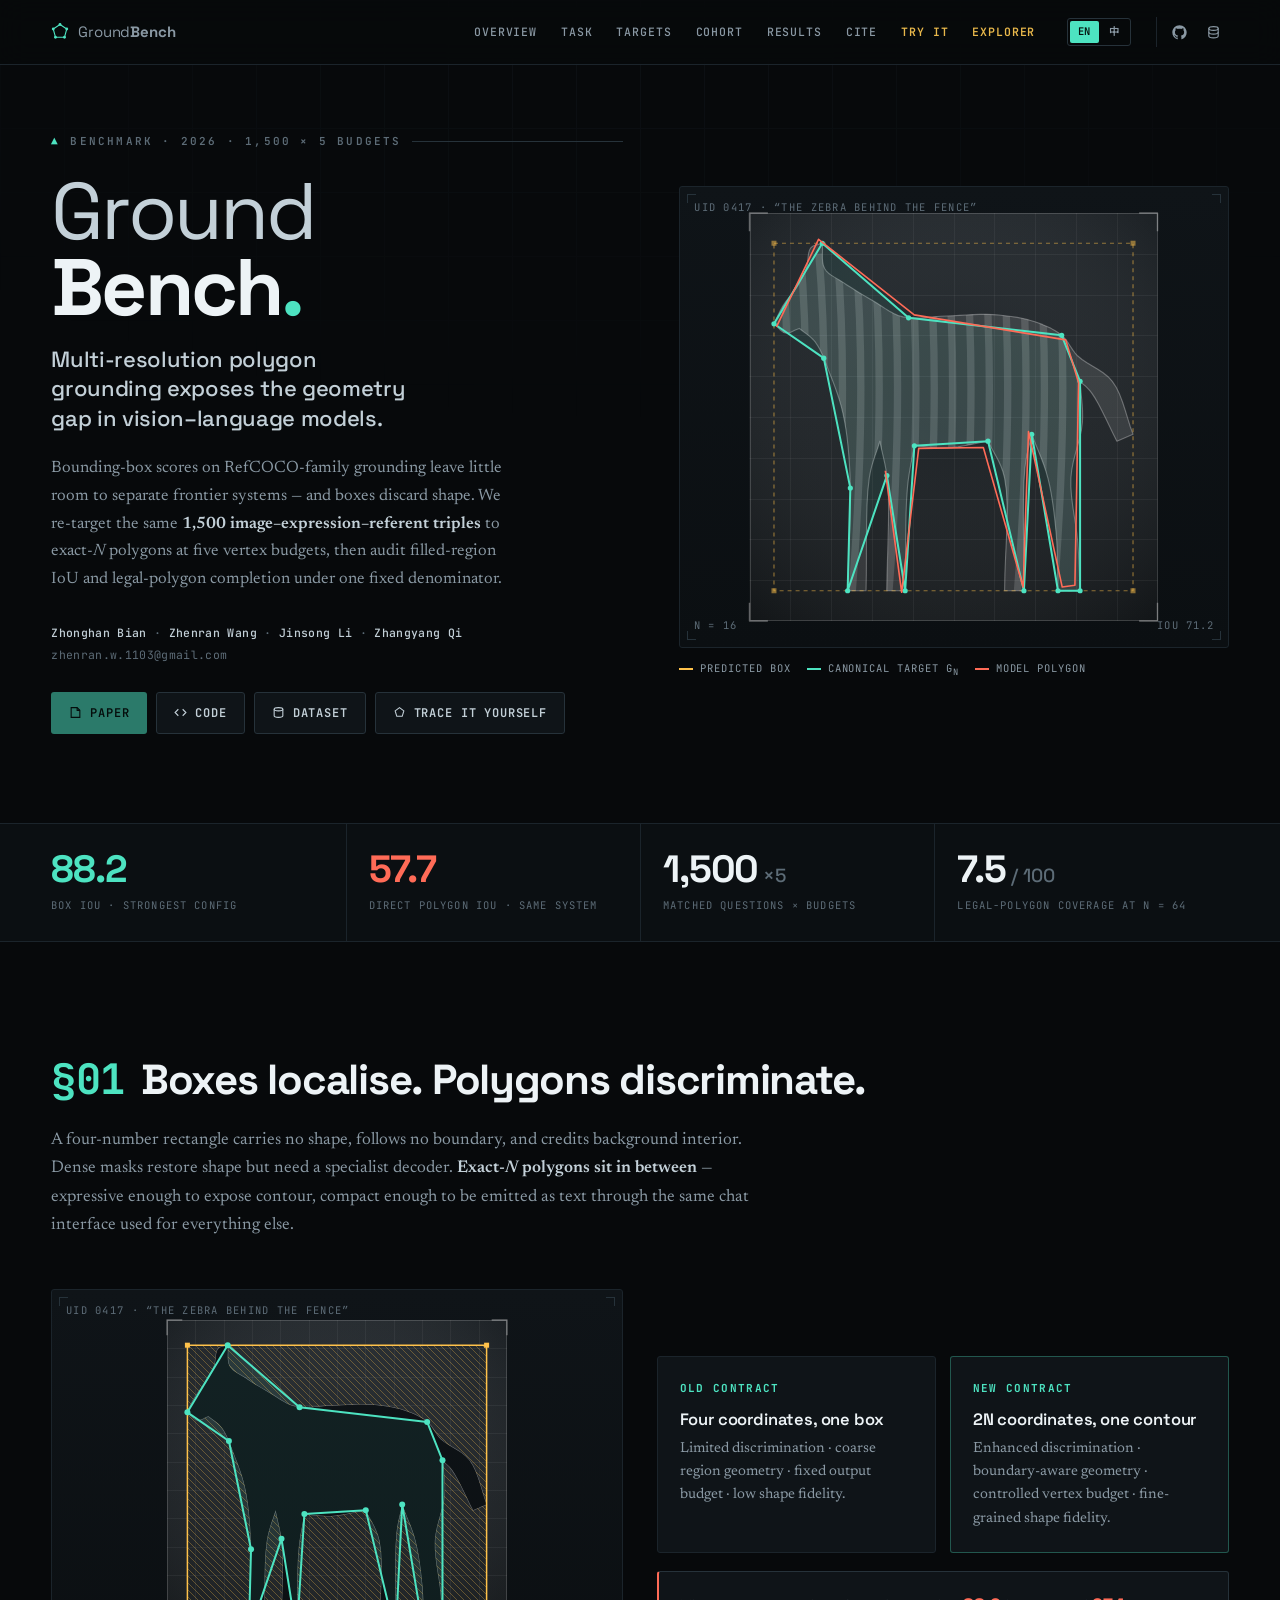
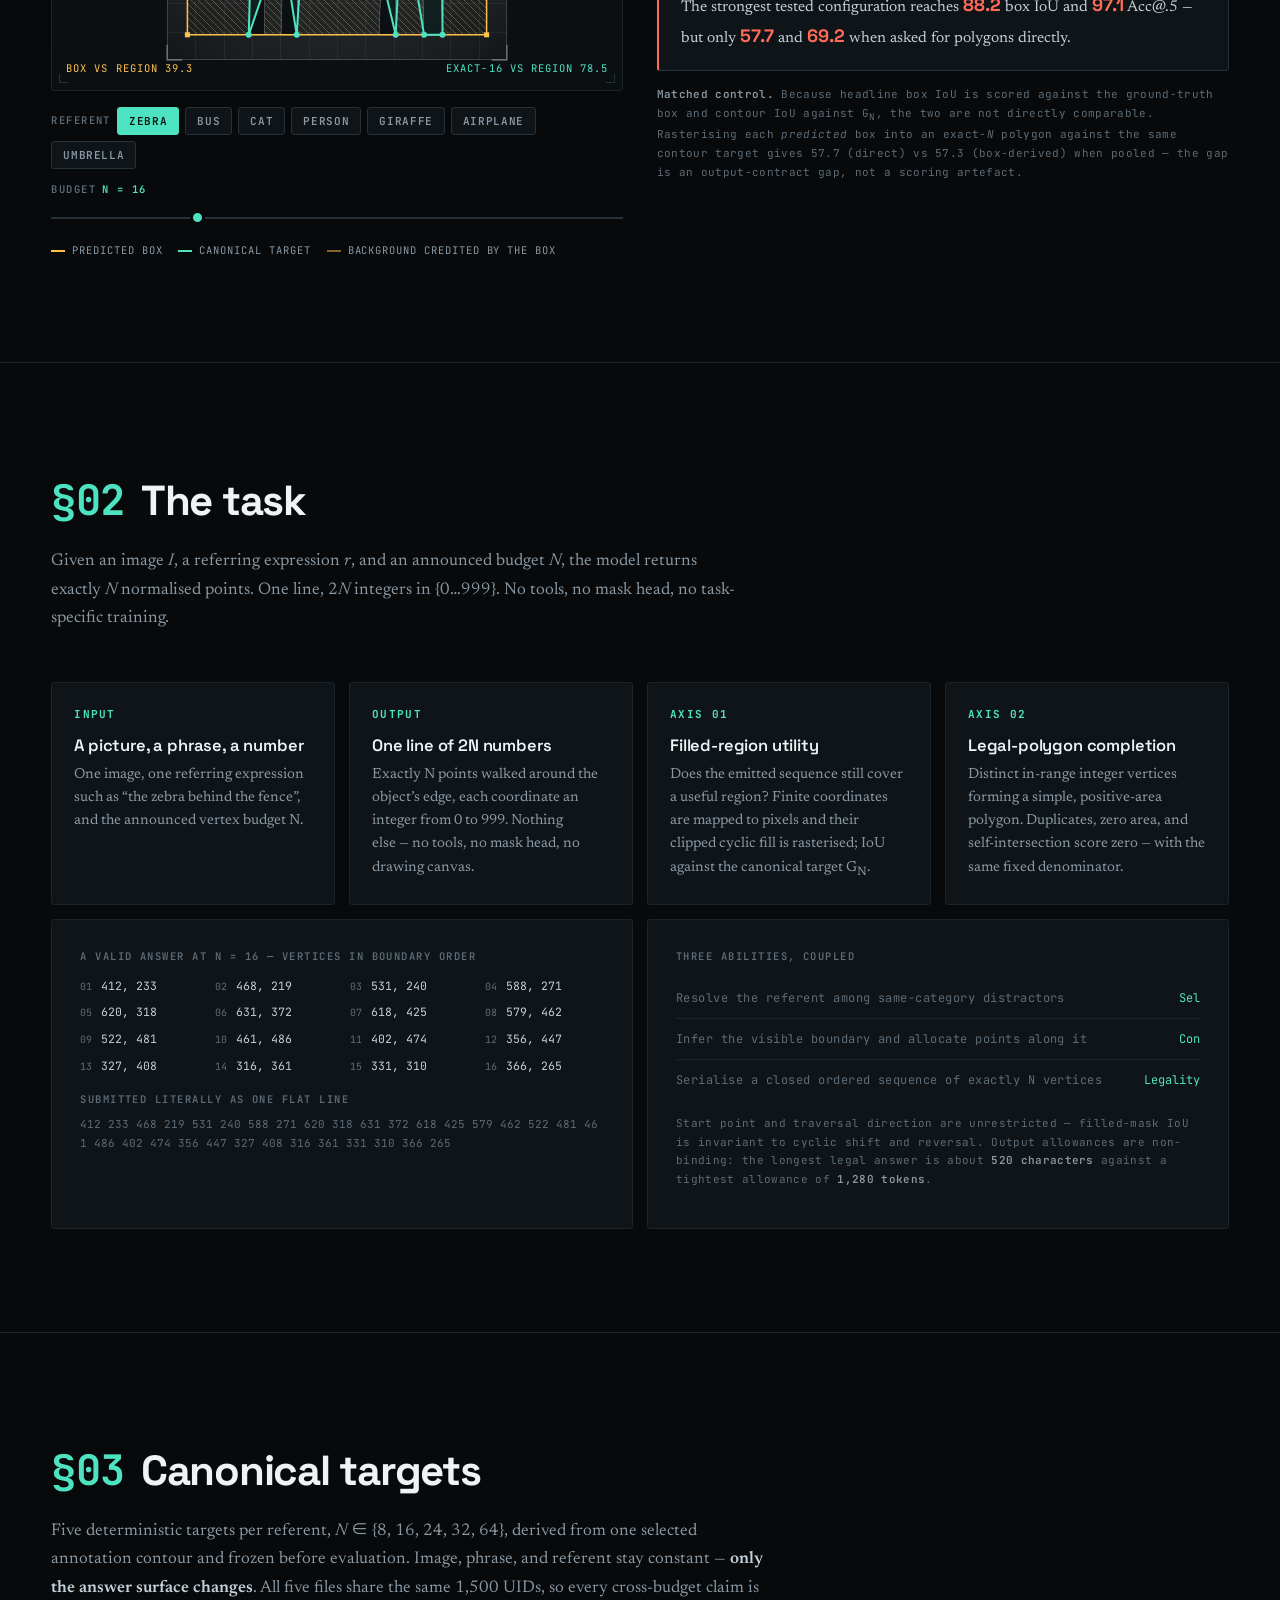
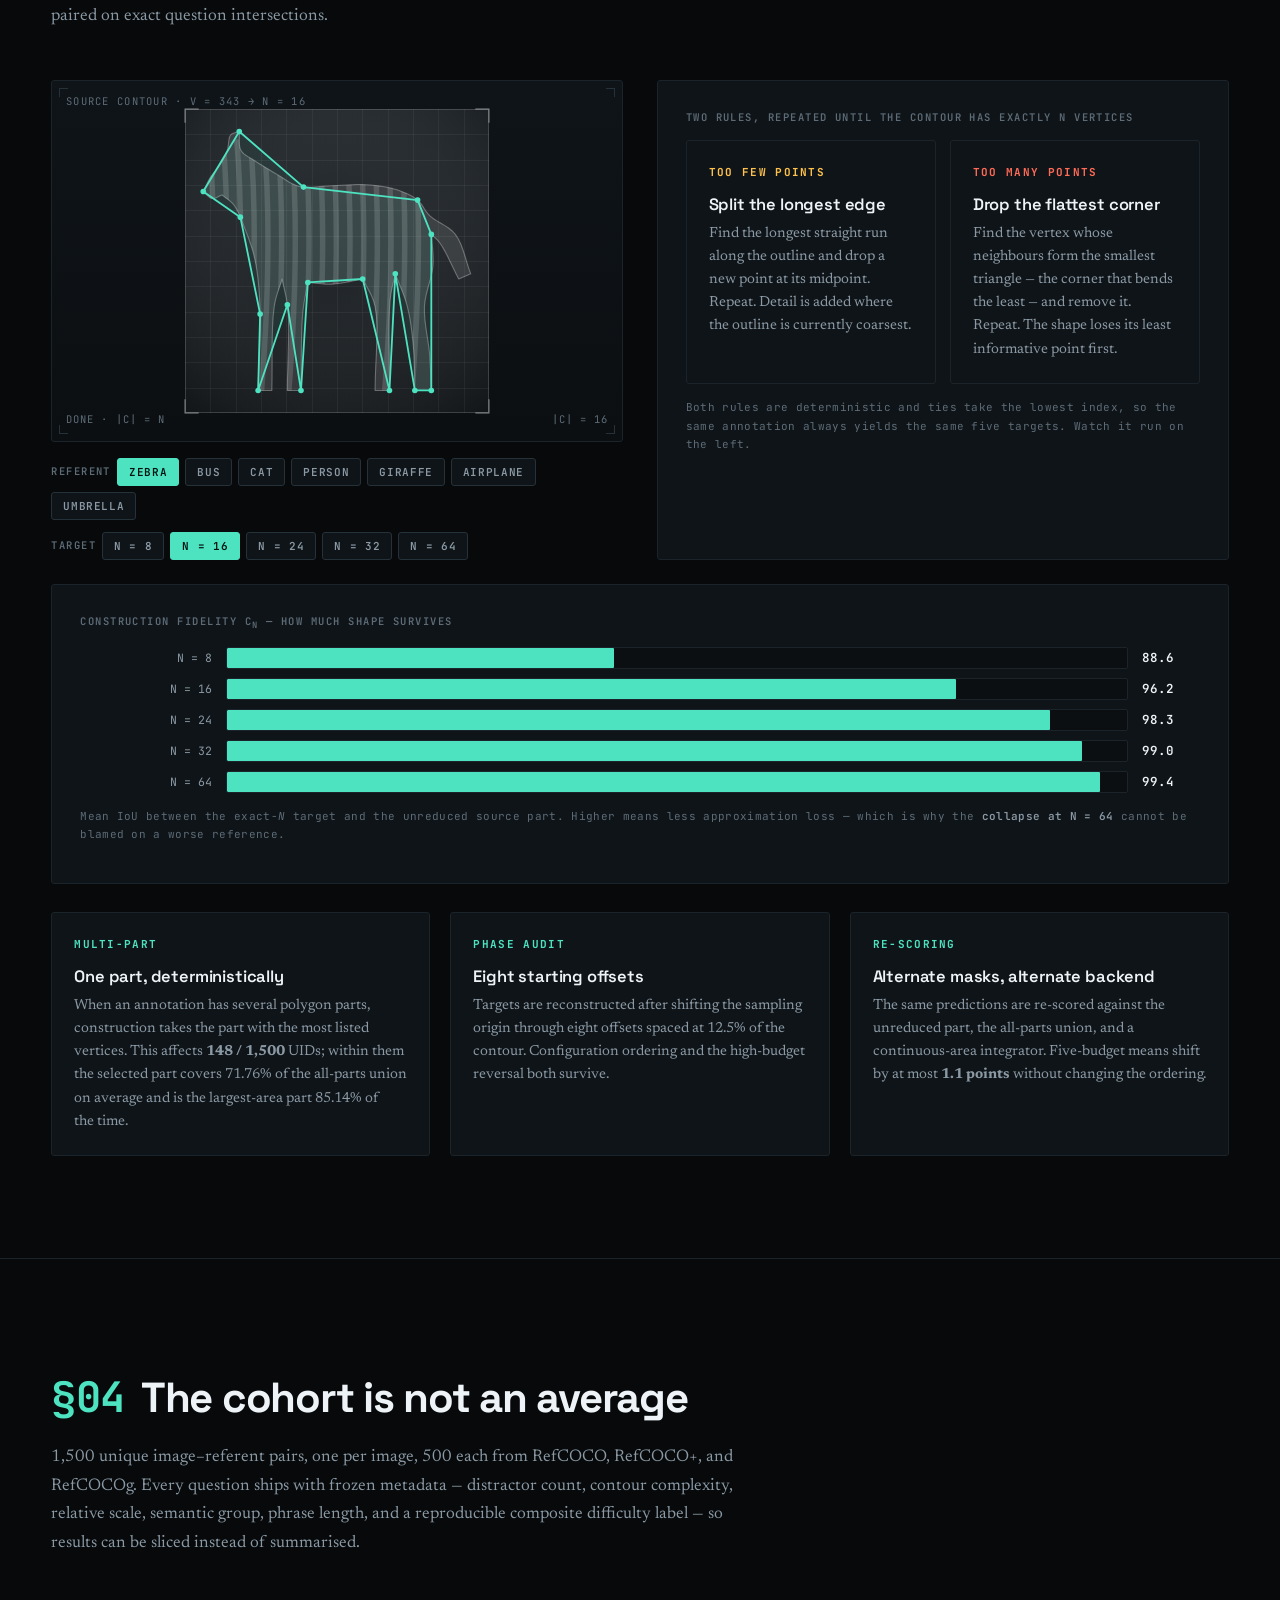
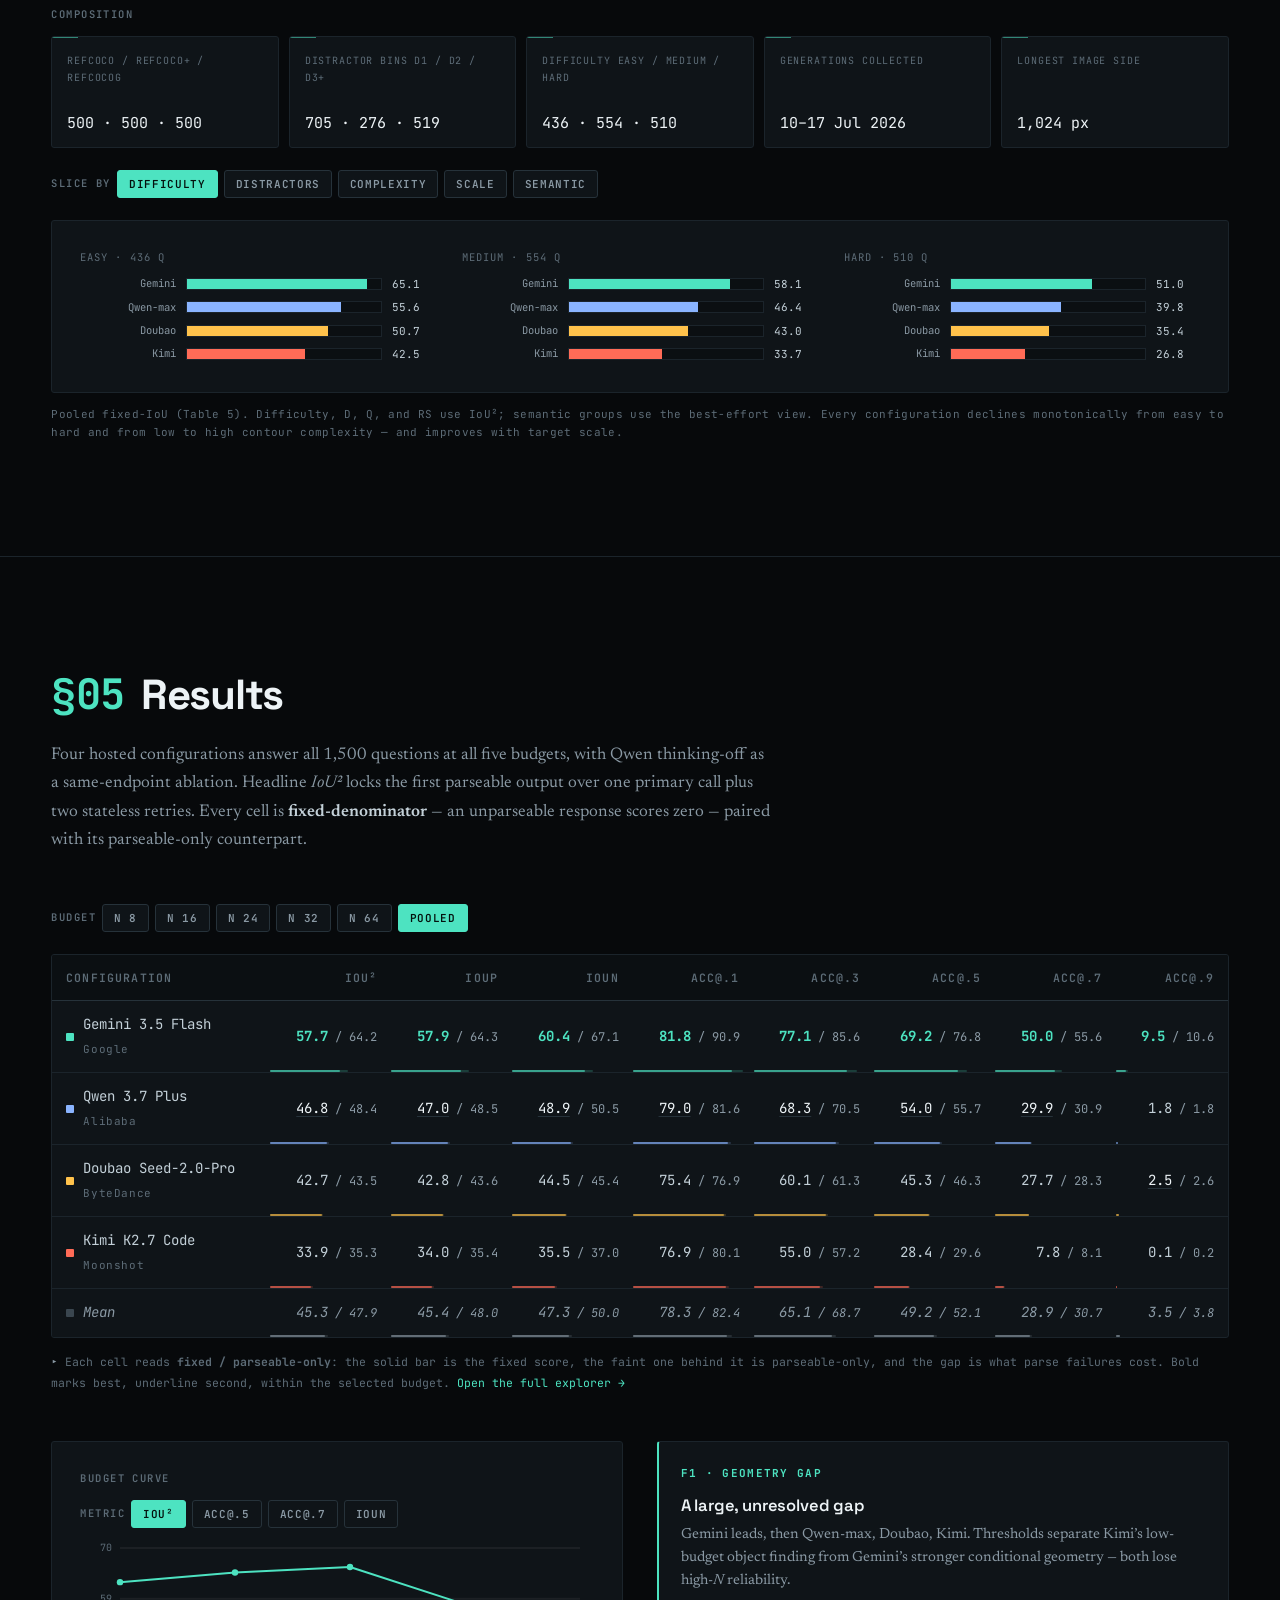
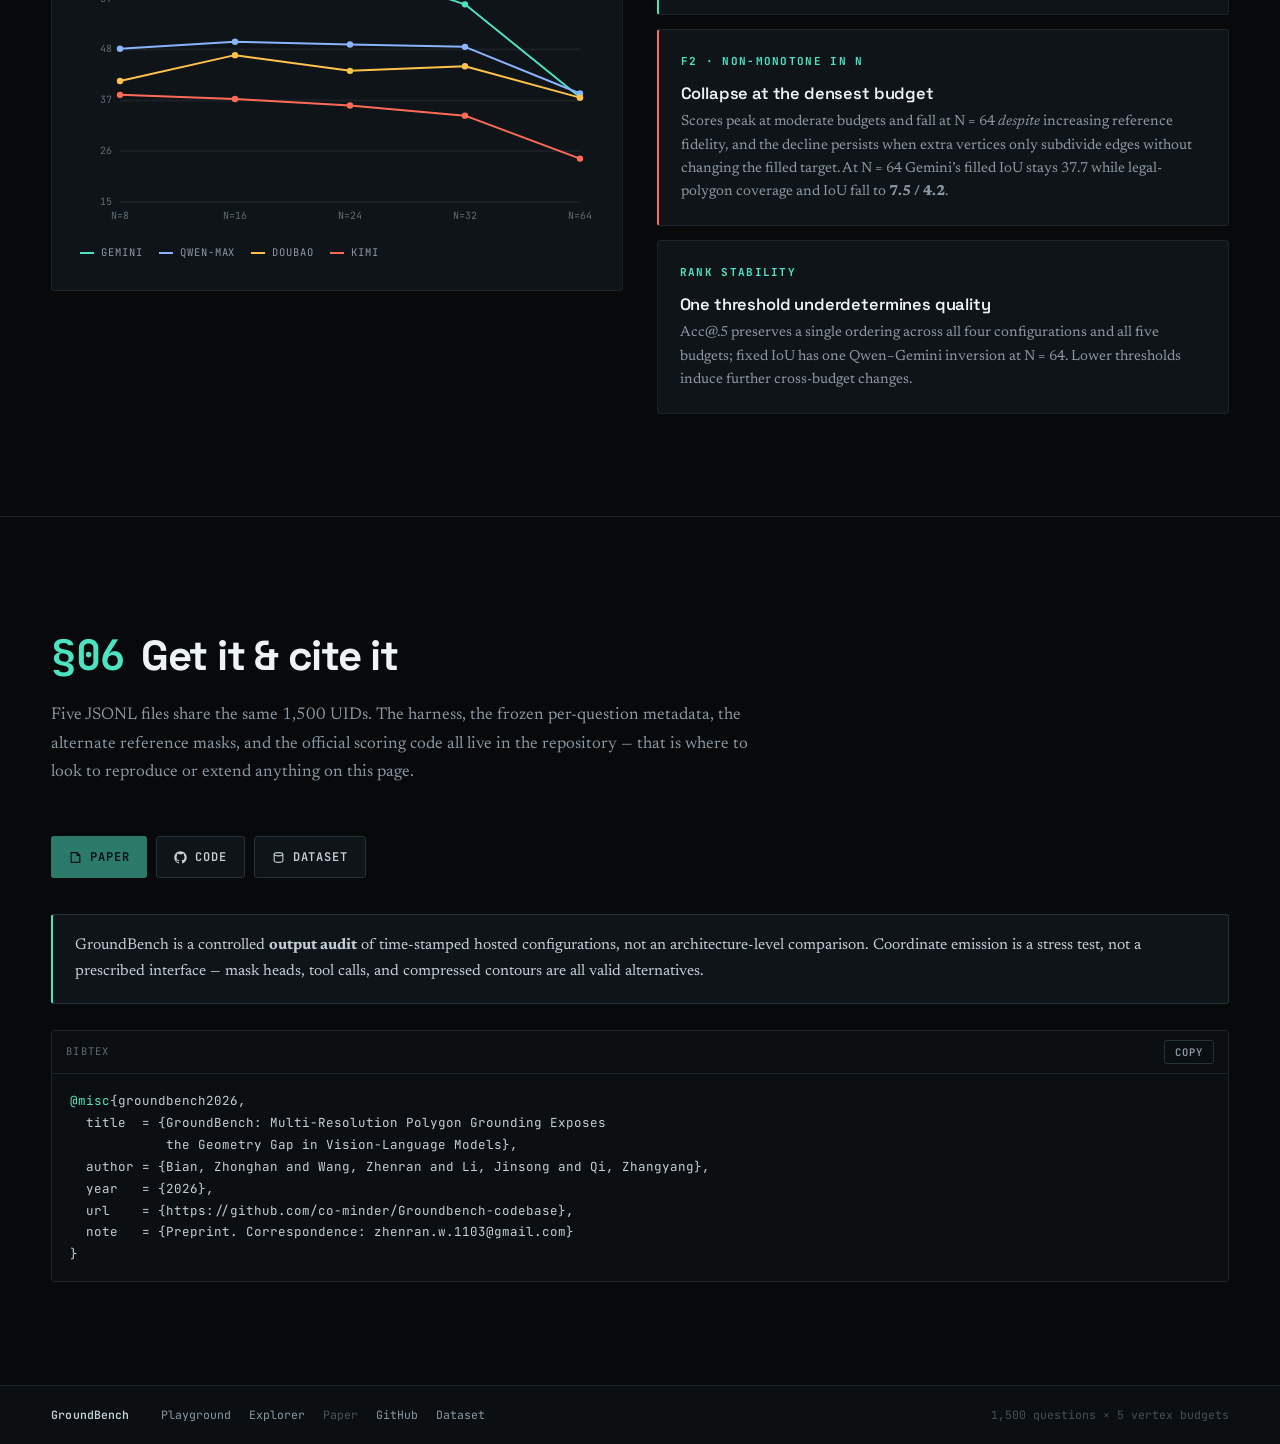
<file: index.html>
<!doctype html>
<html lang="en">
<head>
<meta charset="utf-8" />
<meta name="viewport" content="width=device-width, initial-scale=1" />
<title>GroundBench — Multi-Resolution Polygon Grounding</title>
<meta name="description" content="A matched benchmark that re-targets 1,500 RefCOCO-family grounding triples to exact-N polygons at five vertex budgets, exposing the geometry gap in vision–language models." />
<link rel="preconnect" href="https://fonts.googleapis.com" />
<link rel="preconnect" href="https://fonts.gstatic.com" crossorigin />
<link href="https://fonts.googleapis.com/css2?family=JetBrains+Mono:wght@400;500;600;700&family=Space+Grotesk:wght@400;500;600;700&family=Newsreader:ital,opsz,wght@0,6..72,300;0,6..72,400;0,6..72,600;1,6..72,400&family=Noto+Sans+SC:wght@300;400;500;700&display=swap" rel="stylesheet" />
<link rel="stylesheet" href="styles.css?v=gb2" />
</head>
<body>


<header class="nav">
  <div class="nav-in">
    <a class="brand" href="#top">
      <svg class="brand-glyph" viewBox="0 0 24 24" fill="none" aria-hidden="true"><polygon points="12,2 21,8 18,19 6,19 3,8" stroke="#4DE3C1" stroke-width="1.4" stroke-linejoin="round"/><circle cx="12" cy="2" r="1.9" fill="#4DE3C1"/><circle cx="21" cy="8" r="1.9" fill="#4DE3C1"/><circle cx="18" cy="19" r="1.9" fill="#4DE3C1"/><circle cx="6" cy="19" r="1.9" fill="#4DE3C1"/><circle cx="3" cy="8" r="1.9" fill="#4DE3C1"/></svg>
      <span class="wm"><span>Ground</span><b>Bench</b></span>
    </a>
    <button class="nav-burger" id="burger" aria-label="Menu">≡</button>
    <ul class="nav-links" id="navlinks">
      <li><a href="#gap" data-spy="gap" data-t="nav.gap">Overview</a></li>
      <li><a href="#task" data-spy="task" data-t="nav.task">Task</a></li>
      <li><a href="#targets" data-spy="targets" data-t="nav.targets">Targets</a></li>
      <li><a href="#cohort" data-spy="cohort" data-t="nav.cohort">Cohort</a></li>
      <li><a href="#results" data-spy="results" data-t="nav.results">Results</a></li>
      <li><a href="#cite" data-spy="cite" data-t="nav.cite">Cite</a></li>
      <li><a class="np" href="playground.html" data-t="nav.try">Try it</a></li>
      <li><a class="np" href="explorer.html" data-t="nav.explorer">Explorer</a></li>
    </ul>
    <div class="lang" role="group" aria-label="Language">
      <button type="button" class="lang-btn" data-lang="en">EN</button>
      <button type="button" class="lang-btn" data-lang="zh">中</button>
    </div>
    <div class="nav-icons">
      <a href="https://github.com/co-minder/Groundbench-codebase" target="_blank" rel="noopener" aria-label="Code"><svg viewBox="0 0 24 24" fill="currentColor"><path d="M12 .5C5.65.5.5 5.65.5 12c0 5.08 3.29 9.39 7.86 10.91.58.11.79-.25.79-.56v-2.16c-3.2.7-3.88-1.36-3.88-1.36-.52-1.33-1.28-1.69-1.28-1.69-1.05-.72.08-.7.08-.7 1.16.08 1.77 1.19 1.77 1.19 1.03 1.77 2.71 1.26 3.37.96.1-.75.4-1.26.73-1.55-2.55-.29-5.24-1.28-5.24-5.69 0-1.26.45-2.29 1.19-3.1-.12-.29-.52-1.46.11-3.05 0 0 .97-.31 3.18 1.18.92-.26 1.91-.39 2.89-.39.98 0 1.97.13 2.89.39 2.21-1.49 3.18-1.18 3.18-1.18.63 1.59.23 2.76.11 3.05.74.81 1.19 1.84 1.19 3.1 0 4.42-2.69 5.39-5.25 5.68.41.36.78 1.05.78 2.12v3.14c0 .31.21.67.8.56C20.21 21.38 23.5 17.08 23.5 12 23.5 5.65 18.35.5 12 .5z"/></svg></a>
      <a href="https://huggingface.co/datasets/Social-AI-2026/GroundBench" target="_blank" rel="noopener" aria-label="Dataset"><svg viewBox="0 0 24 24" fill="none" stroke="currentColor" stroke-width="1.8" stroke-linecap="round"><ellipse cx="12" cy="5.5" rx="7.5" ry="3"/><path d="M4.5 5.5v6c0 1.66 3.36 3 7.5 3s7.5-1.34 7.5-3v-6"/><path d="M4.5 11.5v6c0 1.66 3.36 3 7.5 3s7.5-1.34 7.5-3v-6"/></svg></a>
    </div>
  </div>
</header>

<main id="top">

<!-- ================================ HERO ================================= -->
<section class="hero">
  <div class="wrap hero-grid">
    <div>
      <div class="eyebrow"><span class="tick">▲</span> <span data-t="hero.eyebrow">Benchmark · 2026 · 1,500 × 5 budgets</span></div>
      <h1><span class="l1">Ground</span><span class="l2">Bench<em>.</em></span></h1>
      <p class="hero-sub" data-t="hero.sub">Multi-resolution polygon grounding exposes the geometry gap in vision–language models.</p>
      <p class="hero-lede" data-th="hero.lede">Bounding-box scores on RefCOCO-family grounding leave little room to separate frontier systems — and boxes discard shape. We re-target the same <strong>1,500 image–expression–referent triples</strong> to exact-<em>N</em> polygons at five vertex budgets, then audit filled-region IoU and legal-polygon completion under one fixed denominator.</p>
      <p class="authors"><b>Zhonghan Bian</b> · <b>Zhenran Wang</b> · <b>Jinsong Li</b> · <b>Zhangyang Qi</b><br />zhenran.w.1103@gmail.com</p>
      <div class="btnrow">
        <span class="btn hi off" aria-disabled="true"><svg viewBox="0 0 24 24" fill="none" stroke="currentColor" stroke-width="2"><path d="M4 3h11l5 5v13H4z"/><path d="M15 3v5h5"/></svg> <span data-t="btn.paper">Paper</span></span>
        <a class="btn" href="https://github.com/co-minder/Groundbench-codebase" target="_blank" rel="noopener"><svg viewBox="0 0 24 24" fill="none" stroke="currentColor" stroke-width="2"><path d="M8 6 2 12l6 6M16 6l6 6-6 6"/></svg> <span data-t="btn.code">Code</span></a>
        <a class="btn" href="https://huggingface.co/datasets/Social-AI-2026/GroundBench" target="_blank" rel="noopener"><svg viewBox="0 0 24 24" fill="none" stroke="currentColor" stroke-width="2"><ellipse cx="12" cy="6" rx="8" ry="3"/><path d="M4 6v12c0 1.7 3.6 3 8 3s8-1.3 8-3V6"/></svg> <span data-t="btn.data">Dataset</span></a>
        <a class="btn" href="playground.html"><svg viewBox="0 0 24 24" fill="none" stroke="currentColor" stroke-width="2"><polygon points="12,3 20,9 17,19 7,19 4,9"/></svg> <span data-t="btn.trace">Trace it yourself</span></a>
      </div>
    </div>
    <div>
      <div class="stage">
        <canvas id="hero-canvas" height="460"></canvas>
        <span class="corner tl"></span><span class="corner tr"></span><span class="corner bl"></span><span class="corner br"></span>
        <div class="stage-tag" id="hero-tag">uid 0417 · “the zebra behind the fence”</div>
        <div class="stage-hud"><span id="hero-n">N = 8</span><span id="hero-iou">IoU —</span></div>
      </div>
      <div class="legend">
        <span><i style="border-color:#FFC24B"></i><span data-t="lg.box">Predicted box</span></span>
        <span><i style="border-color:#4DE3C1"></i><span data-th="lg.target">Canonical target G<sub>N</sub></span></span>
        <span><i style="border-color:#FF6B57"></i><span data-t="lg.pred">Model polygon</span></span>
      </div>
    </div>
  </div>
</section>

<div class="statbar">
  <div class="statbar-in">
    <div class="stat hi"><div class="v">88.2</div><div class="k" data-t="stat.1">Box IoU · strongest config</div></div>
    <div class="stat lo"><div class="v">57.7</div><div class="k" data-t="stat.2">Direct polygon IoU · same system</div></div>
    <div class="stat"><div class="v">1,500<small> ×5</small></div><div class="k" data-t="stat.3">Matched questions × budgets</div></div>
    <div class="stat"><div class="v">7.5<small> / 100</small></div><div class="k" data-t="stat.4">Legal-polygon coverage at N = 64</div></div>
  </div>
</div>

<!-- ================================ GAP ================================== -->
<section class="blk" id="gap">
  <div class="wrap">
    <div class="shead"><span class="snum">§01</span><h2 data-t="s1.title">Boxes localise. Polygons discriminate.</h2></div>
    <p class="sdek" data-th="s1.dek">A four-number rectangle carries no shape, follows no boundary, and credits background interior. Dense masks restore shape but need a specialist decoder. <strong>Exact-<em>N</em> polygons sit in between</strong> — expressive enough to expose contour, compact enough to be emitted as text through the same chat interface used for everything else.</p>

    <div class="figrow">
      <div>
        <div class="stage">
          <canvas id="gap-canvas" height="400"></canvas>
          <span class="corner tl"></span><span class="corner tr"></span><span class="corner bl"></span><span class="corner br"></span>
          <div class="stage-tag" id="gap-tag">uid 0417 · “the zebra behind the fence”</div>
          <div class="stage-hud"><span id="gap-box" style="color:var(--box)">Box vs region</span><span id="gap-poly" style="color:var(--ref)">Exact-N vs region</span></div>
        </div>
        <div class="chiprow" style="margin-top:16px;margin-bottom:0">
          <div class="chipset" id="gap-shape"><span class="lbl" data-t="ui.referent">Referent</span></div>
        </div>
        <div class="chiprow" style="margin-top:12px;margin-bottom:0">
          <div class="chipset"><span class="lbl" data-t="ui.budget">Budget</span><span id="gap-nval" class="lbl" style="color:var(--ref)">N = 16</span></div>
        </div>
        <input class="slider" id="gap-slider" type="range" min="0" max="4" step="1" value="1" aria-label="Vertex budget" />
        <div class="legend">
          <span><i style="border-color:#FFC24B"></i><span data-t="lg.box">Predicted box</span></span>
          <span><i style="border-color:#4DE3C1"></i><span data-t="lg.target2">Canonical target</span></span>
          <span><i style="border-color:rgba(255,194,75,.5)"></i><span data-t="lg.hatch">Background credited by the box</span></span>
        </div>
      </div>
      <div>
        <div class="grid2" style="gap:14px">
          <div class="fcard"><span class="n" data-t="s1.c1.k">OLD CONTRACT</span><h4 data-t="s1.c1.h">Four coordinates, one box</h4><p data-t="s1.c1.b">Limited discrimination · coarse region geometry · fixed output budget · low shape fidelity.</p></div>
          <div class="fcard" style="border-color:rgba(77,227,193,.32)"><span class="n" data-t="s1.c2.k">NEW CONTRACT</span><h4 data-t="s1.c2.h">2N coordinates, one contour</h4><p data-t="s1.c2.b">Enhanced discrimination · boundary-aware geometry · controlled vertex budget · fine-grained shape fidelity.</p></div>
        </div>
        <div class="callout warn" style="margin-top:18px" data-th="s1.callout">The strongest tested configuration reaches <span class="big">88.2</span> box IoU and <span class="big">97.1</span> Acc@.5 — but only <span class="big">57.7</span> and <span class="big">69.2</span> when asked for polygons directly.</div>
        <p class="figcap" style="margin-top:14px" data-th="s1.cap"><b>Matched control.</b> Because headline box IoU is scored against the ground-truth box and contour IoU against G<sub>N</sub>, the two are not directly comparable. Rasterising each <em>predicted</em> box into an exact-<em>N</em> polygon against the same contour target gives 57.7 (direct) vs 57.3 (box-derived) when pooled — the gap is an output-contract gap, not a scoring artefact.</p>
      </div>
    </div>
  </div>
</section>

<!-- ================================ TASK ================================= -->
<section class="blk" id="task">
  <div class="wrap">
    <div class="shead"><span class="snum">§02</span><h2 data-t="s2.title">The task</h2></div>
    <p class="sdek" data-th="s2.dek">Given an image <em>I</em>, a referring expression <em>r</em>, and an announced budget <em>N</em>, the model returns exactly <em>N</em> normalised points. One line, 2<em>N</em> integers in {0…999}. No tools, no mask head, no task-specific training.</p>

    <div class="s2row">
      <div class="fcard"><span class="n" data-t="s2.in.k">INPUT</span><h4 data-t="s2.in.h">A picture, a phrase, a number</h4><p data-t="s2.in.b">One image, one referring expression such as “the zebra behind the fence”, and the announced vertex budget N.</p></div>
      <div class="fcard"><span class="n" data-t="s2.out.k">OUTPUT</span><h4 data-t="s2.out.h">One line of 2N numbers</h4><p data-t="s2.out.b">Exactly N points walked around the object’s edge, each coordinate an integer from 0 to 999. Nothing else — no tools, no mask head, no drawing canvas.</p></div>
      <div class="panel panel-pad">
        <div class="lbl" style="margin-bottom:10px" data-t="s2.sample">A valid answer at N = 16 — vertices in boundary order</div>
        <div class="ptgrid"><span><i>01</i>412, 233</span><span><i>02</i>468, 219</span><span><i>03</i>531, 240</span><span><i>04</i>588, 271</span><span><i>05</i>620, 318</span><span><i>06</i>631, 372</span><span><i>07</i>618, 425</span><span><i>08</i>579, 462</span><span><i>09</i>522, 481</span><span><i>10</i>461, 486</span><span><i>11</i>402, 474</span><span><i>12</i>356, 447</span><span><i>13</i>327, 408</span><span><i>14</i>316, 361</span><span><i>15</i>331, 310</span><span><i>16</i>366, 265</span></div>
        <div class="lbl" style="margin:15px 0 7px" data-t="s2.sample.raw">submitted literally as one flat line</div>
        <div class="rawline">412 233 468 219 531 240 588 271 620 318 631 372 618 425 579 462 522 481 461 486 402 474 356 447 327 408 316 361 331 310 366 265</div>
      </div>
      <div class="fcard"><span class="n" data-t="s2.a1.k">AXIS 01</span><h4 data-t="s2.a1.h">Filled-region utility</h4><p data-th="s2.a1.b">Does the emitted sequence still cover a useful region? Finite coordinates are mapped to pixels and their clipped cyclic fill is rasterised; IoU against the canonical target G<sub>N</sub>.</p></div>
      <div class="fcard"><span class="n" data-t="s2.a2.k">AXIS 02</span><h4 data-t="s2.a2.h">Legal-polygon completion</h4><p data-t="s2.a2.b">Distinct in-range integer vertices forming a simple, positive-area polygon. Duplicates, zero area, and self-intersection score zero — with the same fixed denominator.</p></div>
      <div class="panel panel-pad">
        <div class="lbl" style="margin-bottom:12px" data-t="s2.three">Three abilities, coupled</div>
        <div class="kvs">
          <div class="kv"><span class="k" data-t="s2.k1">Resolve the referent among same-category distractors</span><span class="v" style="color:var(--ref)">Sel</span></div>
          <div class="kv"><span class="k" data-t="s2.k2">Infer the visible boundary and allocate points along it</span><span class="v" style="color:var(--ref)">Con</span></div>
          <div class="kv"><span class="k" data-t="s2.k3">Serialise a closed ordered sequence of exactly N vertices</span><span class="v" style="color:var(--ref)">Legality</span></div>
        </div>
        <p class="figcap" style="margin-top:14px" data-th="s2.cap">Start point and traversal direction are unrestricted — filled-mask IoU is invariant to cyclic shift and reversal. Output allowances are non-binding: the longest legal answer is about <b>520 characters</b> against a tightest allowance of <b>1,280 tokens</b>.</p>
      </div>
    </div>
  </div>
</section>

<!-- =============================== TARGETS =============================== -->
<section class="blk" id="targets">
  <div class="wrap">
    <div class="shead"><span class="snum">§03</span><h2 data-t="s3.title">Canonical targets</h2></div>
    <p class="sdek" data-th="s3.dek">Five deterministic targets per referent, <em>N</em> ∈ {8, 16, 24, 32, 64}, derived from one selected annotation contour and frozen before evaluation. Image, phrase, and referent stay constant — <strong>only the answer surface changes</strong>. All five files share the same 1,500 UIDs, so every cross-budget claim is paired on exact question intersections.</p>

    <div class="figrow even">
      <div>
        <div class="stage">
          <canvas id="algo-canvas" height="360"></canvas>
          <span class="corner tl"></span><span class="corner tr"></span><span class="corner bl"></span><span class="corner br"></span>
          <div class="stage-tag" id="algo-tag">Source contour</div>
          <div class="stage-hud"><span id="algo-op">—</span><span id="algo-count">|C| = 41</span></div>
        </div>
        <div class="chiprow" style="margin-top:16px;margin-bottom:0">
          <div class="chipset" id="algo-shape"><span class="lbl" data-t="ui.referent">Referent</span></div>
        </div>
        <div class="chiprow" style="margin-top:12px;margin-bottom:0">
          <div class="chipset" id="algo-chips"><span class="lbl" data-t="ui.target">Target</span></div>
        </div>
      </div>
      <div class="panel panel-pad">
        <div class="lbl" style="margin-bottom:14px" data-t="s3.rules">Two rules, repeated until the contour has exactly N vertices</div>
        <div class="grid2" style="gap:14px">
          <div class="fcard"><span class="n" style="color:var(--box)" data-t="s3.r1.k">TOO FEW POINTS</span><h4 data-t="s3.r1.h">Split the longest edge</h4><p data-t="s3.r1.b">Find the longest straight run along the outline and drop a new point at its midpoint. Repeat. Detail is added where the outline is currently coarsest.</p></div>
          <div class="fcard"><span class="n" style="color:var(--pred)" data-t="s3.r2.k">TOO MANY POINTS</span><h4 data-t="s3.r2.h">Drop the flattest corner</h4><p data-t="s3.r2.b">Find the vertex whose neighbours form the smallest triangle — the corner that bends the least — and remove it. Repeat. The shape loses its least informative point first.</p></div>
        </div>
        <p class="figcap" style="margin-top:14px" data-t="s3.rules.cap">Both rules are deterministic and ties take the lowest index, so the same annotation always yields the same five targets. Watch it run on the left.</p>
      </div>
    </div>

    <div class="panel panel-pad" style="margin-top:clamp(16px,2.2vw,24px)">
      <div class="lbl" style="margin-bottom:14px" data-th="s3.fid">Construction fidelity C<sub>N</sub> — how much shape survives</div>
      <div class="bars" id="fidelity-bars"></div>
      <p class="figcap" style="margin-top:14px" data-th="s3.fid.cap">Mean IoU between the exact-<em>N</em> target and the unreduced source part. Higher means less approximation loss — which is why the <b>collapse at N = 64</b> cannot be blamed on a worse reference.</p>
    </div>

    <div class="grid3" style="margin-top:clamp(18px,2.4vw,28px)">
      <div class="fcard"><span class="n" data-t="s3.c1.k">MULTI-PART</span><h4 data-t="s3.c1.h">One part, deterministically</h4><p data-th="s3.c1.b">When an annotation has several polygon parts, construction takes the part with the most listed vertices. This affects <b>148 / 1,500</b> UIDs; within them the selected part covers 71.76% of the all-parts union on average and is the largest-area part 85.14% of the time.</p></div>
      <div class="fcard"><span class="n" data-t="s3.c2.k">PHASE AUDIT</span><h4 data-t="s3.c2.h">Eight starting offsets</h4><p data-t="s3.c2.b">Targets are reconstructed after shifting the sampling origin through eight offsets spaced at 12.5% of the contour. Configuration ordering and the high-budget reversal both survive.</p></div>
      <div class="fcard"><span class="n" data-t="s3.c3.k">RE-SCORING</span><h4 data-t="s3.c3.h">Alternate masks, alternate backend</h4><p data-th="s3.c3.b">The same predictions are re-scored against the unreduced part, the all-parts union, and a continuous-area integrator. Five-budget means shift by at most <b>1.1 points</b> without changing the ordering.</p></div>
    </div>
  </div>
</section>

<!-- =============================== COHORT ================================ -->
<section class="blk" id="cohort">
  <div class="wrap">
    <div class="shead"><span class="snum">§04</span><h2 data-t="s4.title">The cohort is not an average</h2></div>
    <p class="sdek" data-t="s4.dek">1,500 unique image–referent pairs, one per image, 500 each from RefCOCO, RefCOCO+, and RefCOCOg. Every question ships with frozen metadata — distractor count, contour complexity, relative scale, semantic group, phrase length, and a reproducible composite difficulty label — so results can be sliced instead of summarised.</p>

    <div class="lbl" style="margin-bottom:12px" data-t="s4.comp">Composition</div>
    <div class="cardstrip" style="margin-bottom:22px">
      <div class="scard"><span class="k">RefCOCO / RefCOCO+ / RefCOCOg</span><span class="v">500 · 500 · 500</span></div>
      <div class="scard"><span class="k" data-t="s4.kv2">Distractor bins D1 / D2 / D3+</span><span class="v">705 · 276 · 519</span></div>
      <div class="scard"><span class="k" data-t="s4.kv3">Difficulty easy / medium / hard</span><span class="v">436 · 554 · 510</span></div>
      <div class="scard"><span class="k" data-t="s4.kv6">Generations collected</span><span class="v">10–17 Jul 2026</span></div>
      <div class="scard"><span class="k" data-t="s4.kv7">Longest image side</span><span class="v">1,024 px</span></div>
    </div>
    <div>
      <div class="chiprow"><div class="chipset" id="slice-axis"><span class="lbl" data-t="ui.sliceby">Slice by</span></div></div>
      <div class="panel panel-pad">
        <div class="gchart cols" id="slice-chart"></div>
      </div>
      <p class="figcap" data-th="s4.cap">Pooled fixed-IoU (Table 5). Difficulty, D, Q, and RS use IoU²; semantic groups use the best-effort view. Every configuration declines monotonically from easy to hard and from low to high contour complexity — and improves with target scale.</p>
      </div>
    </div>
</section>

<!-- =============================== RESULTS =============================== -->
<section class="blk" id="results">
  <div class="wrap">
    <div class="shead"><span class="snum">§05</span><h2 data-t="s5.title">Results</h2></div>
    <p class="sdek" data-th="s5.dek">Four hosted configurations answer all 1,500 questions at all five budgets, with Qwen thinking-off as a same-endpoint ablation. Headline <em>IoU²</em> locks the first parseable output over one primary call plus two stateless retries. Every cell is <strong>fixed-denominator</strong> — an unparseable response scores zero — paired with its parseable-only counterpart.</p>

    <div class="chiprow">
      <div class="chipset" id="res-budget"><span class="lbl" data-t="ui.budget">Budget</span></div>
    </div>

    <div class="tblwrap"><table class="gb" id="res-table"><tbody></tbody></table></div>
    <p class="note" style="margin-top:14px"><span class="sym">▸</span> <span data-th="s5.note">Each cell reads <b>fixed / parseable-only</b>: the solid bar is the fixed score, the faint one behind it is parseable-only, and the gap is what parse failures cost. Bold marks best, underline second, within the selected budget. <a href="explorer.html">Open the full explorer →</a></span></p>

    <div class="figrow" style="margin-top:clamp(30px,4vw,48px);align-items:start">
      <div class="panel panel-pad">
        <div class="lbl" style="margin-bottom:4px" data-t="s5.curve">Budget curve</div>
        <div class="chiprow" style="margin:12px 0 4px"><div class="chipset" id="curve-metric"><span class="lbl" data-t="ui.metric">Metric</span></div></div>
        <canvas id="curve-canvas" height="300" style="width:100%;display:block"></canvas>
        <div class="legend" id="curve-legend"></div>
      </div>
      <div>
        <div class="fcard" style="border-left:2px solid var(--ref)"><span class="n" data-t="s5.f1.k">F1 · GEOMETRY GAP</span><h4 data-t="s5.f1.h">A large, unresolved gap</h4><p data-th="s5.f1.b">Gemini leads, then Qwen-max, Doubao, Kimi. Thresholds separate Kimi’s low-budget object finding from Gemini’s stronger conditional geometry — both lose high-<em>N</em> reliability.</p></div>
        <div class="fcard" style="border-left:2px solid var(--pred);margin-top:14px"><span class="n" data-t="s5.f2.k">F2 · NON-MONOTONE IN N</span><h4 data-t="s5.f2.h">Collapse at the densest budget</h4><p data-th="s5.f2.b">Scores peak at moderate budgets and fall at N = 64 <em>despite</em> increasing reference fidelity, and the decline persists when extra vertices only subdivide edges without changing the filled target. At N = 64 Gemini’s filled IoU stays 37.7 while legal-polygon coverage and IoU fall to <b>7.5 / 4.2</b>.</p></div>
        <div class="fcard" style="margin-top:14px"><span class="n" data-t="s5.f3.k">RANK STABILITY</span><h4 data-t="s5.f3.h">One threshold underdetermines quality</h4><p data-t="s5.f3.b">Acc@.5 preserves a single ordering across all four configurations and all five budgets; fixed IoU has one Qwen–Gemini inversion at N = 64. Lower thresholds induce further cross-budget changes.</p></div>
      </div>
    </div>
  </div>
</section>

<!-- ============================ GET IT & CITE ============================= -->
<section class="blk" id="cite">
  <div class="wrap">
    <div class="shead"><span class="snum">§06</span><h2 data-t="s7.title">Get it &amp; cite it</h2></div>
    <p class="sdek" data-t="s7.dek">Five JSONL files share the same 1,500 UIDs. The harness, the frozen per-question metadata, the alternate reference masks, and the official scoring code all live in the repository — that is where to look to reproduce or extend anything on this page.</p>

    <div class="btnrow" style="margin-bottom:clamp(24px,3vw,36px)">
      <span class="btn hi off" aria-disabled="true"><svg viewBox="0 0 24 24" fill="none" stroke="currentColor" stroke-width="2"><path d="M4 3h11l5 5v13H4z"/><path d="M15 3v5h5"/></svg> <span data-t="btn.paper">Paper</span></span>
      <a class="btn" href="https://github.com/co-minder/Groundbench-codebase" target="_blank" rel="noopener"><svg viewBox="0 0 24 24" fill="currentColor"><path d="M12 .5C5.65.5.5 5.65.5 12c0 5.08 3.29 9.39 7.86 10.91.58.11.79-.25.79-.56v-2.16c-3.2.7-3.88-1.36-3.88-1.36-.52-1.33-1.28-1.69-1.28-1.69-1.05-.72.08-.7.08-.7 1.16.08 1.77 1.19 1.77 1.19 1.03 1.77 2.71 1.26 3.37.96.1-.75.4-1.26.73-1.55-2.55-.29-5.24-1.28-5.24-5.69 0-1.26.45-2.29 1.19-3.1-.12-.29-.52-1.46.11-3.05 0 0 .97-.31 3.18 1.18.92-.26 1.91-.39 2.89-.39.98 0 1.97.13 2.89.39 2.21-1.49 3.18-1.18 3.18-1.18.63 1.59.23 2.76.11 3.05.74.81 1.19 1.84 1.19 3.1 0 4.42-2.69 5.39-5.25 5.68.41.36.78 1.05.78 2.12v3.14c0 .31.21.67.8.56C20.21 21.38 23.5 17.08 23.5 12 23.5 5.65 18.35.5 12 .5z"/></svg> <span data-t="btn.code">GitHub</span></a>
      <a class="btn" href="https://huggingface.co/datasets/Social-AI-2026/GroundBench" target="_blank" rel="noopener"><svg viewBox="0 0 24 24" fill="none" stroke="currentColor" stroke-width="2"><ellipse cx="12" cy="6" rx="8" ry="3"/><path d="M4 6v12c0 1.7 3.6 3 8 3s8-1.3 8-3V6"/></svg> <span data-t="btn.data">Dataset</span></a>
    </div>

    <div class="callout" style="margin-bottom:clamp(18px,2.4vw,26px)" data-th="s7.callout">GroundBench is a controlled <strong>output audit</strong> of time-stamped hosted configurations, not an architecture-level comparison. Coordinate emission is a stress test, not a prescribed interface — mask heads, tool calls, and compressed contours are all valid alternatives.</div>

    <div class="code">
      <div class="code-hd"><span>bibtex</span><button class="copy" data-copy="#bib" data-t="ui.copy">Copy</button></div>
<pre id="bib"><span class="kw">@misc</span>{groundbench2026,
  title  = {GroundBench: Multi-Resolution Polygon Grounding Exposes
            the Geometry Gap in Vision-Language Models},
  author = {Bian, Zhonghan and Wang, Zhenran and Li, Jinsong and Qi, Zhangyang},
  year   = {2026},
  url    = {https://github.com/co-minder/Groundbench-codebase},
  note   = {Preprint. Correspondence: zhenran.w.1103@gmail.com}
}</pre>
    </div>
  </div>
</section>

</main>

<footer>
  <div class="wrap foot">
    <span class="fb">GroundBench</span>
    <nav class="fl"><a href="playground.html" data-t="ft.try">Playground</a><a href="explorer.html" data-t="ft.expl">Explorer</a><span class="off" aria-disabled="true" data-t="ft.paper">Paper</span><a href="https://github.com/co-minder/Groundbench-codebase" target="_blank" rel="noopener" data-t="ft.code">GitHub</a><a href="https://huggingface.co/datasets/Social-AI-2026/GroundBench" target="_blank" rel="noopener" data-t="ft.data">Dataset</a></nav>
    <span class="fn" data-t="ft.note">1,500 × 5</span>
  </div>
</footer>

<script src="results.js?v=gb2"></script>
<script src="poly.js?v=gb2"></script>
<script src="shapes.js?v=gb2"></script>
<script src="i18n.js?v=gb2"></script>
<script src="app.js?v=gb2"></script>
</body>
</html>
</file>
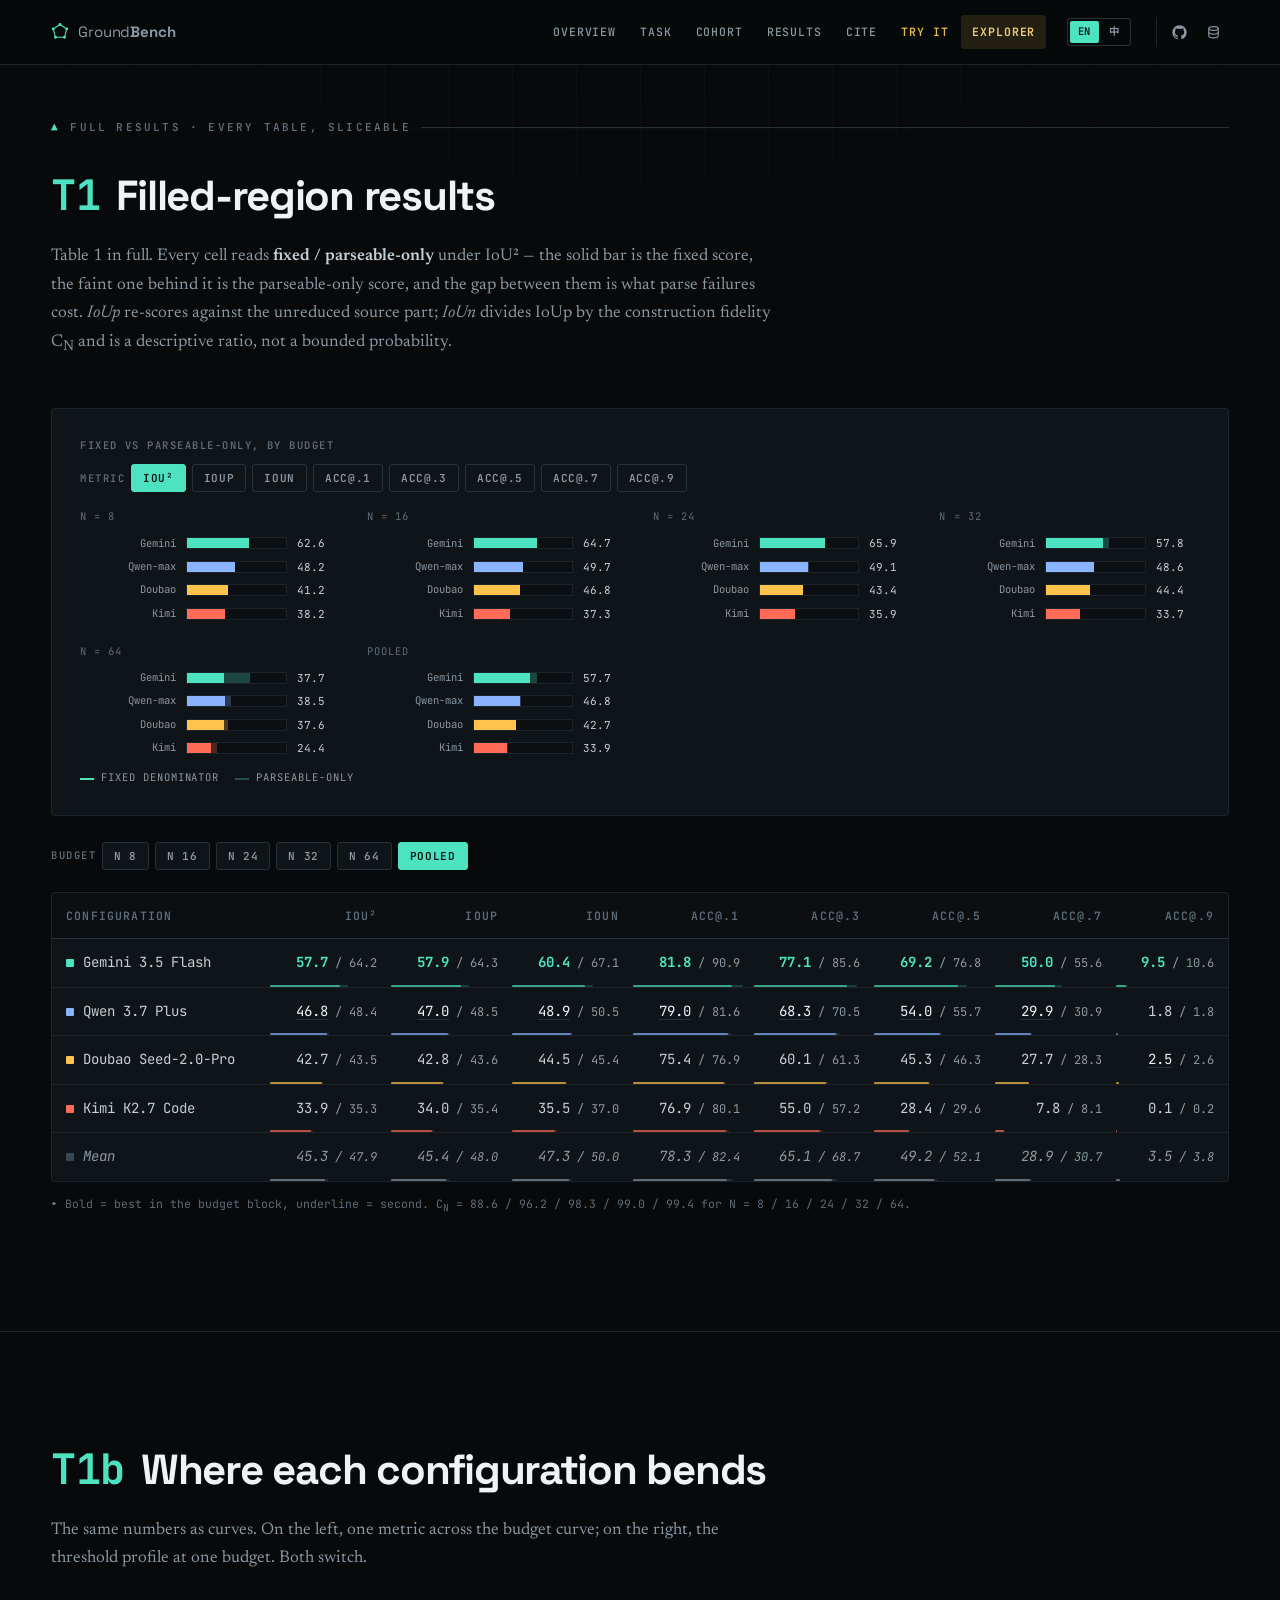
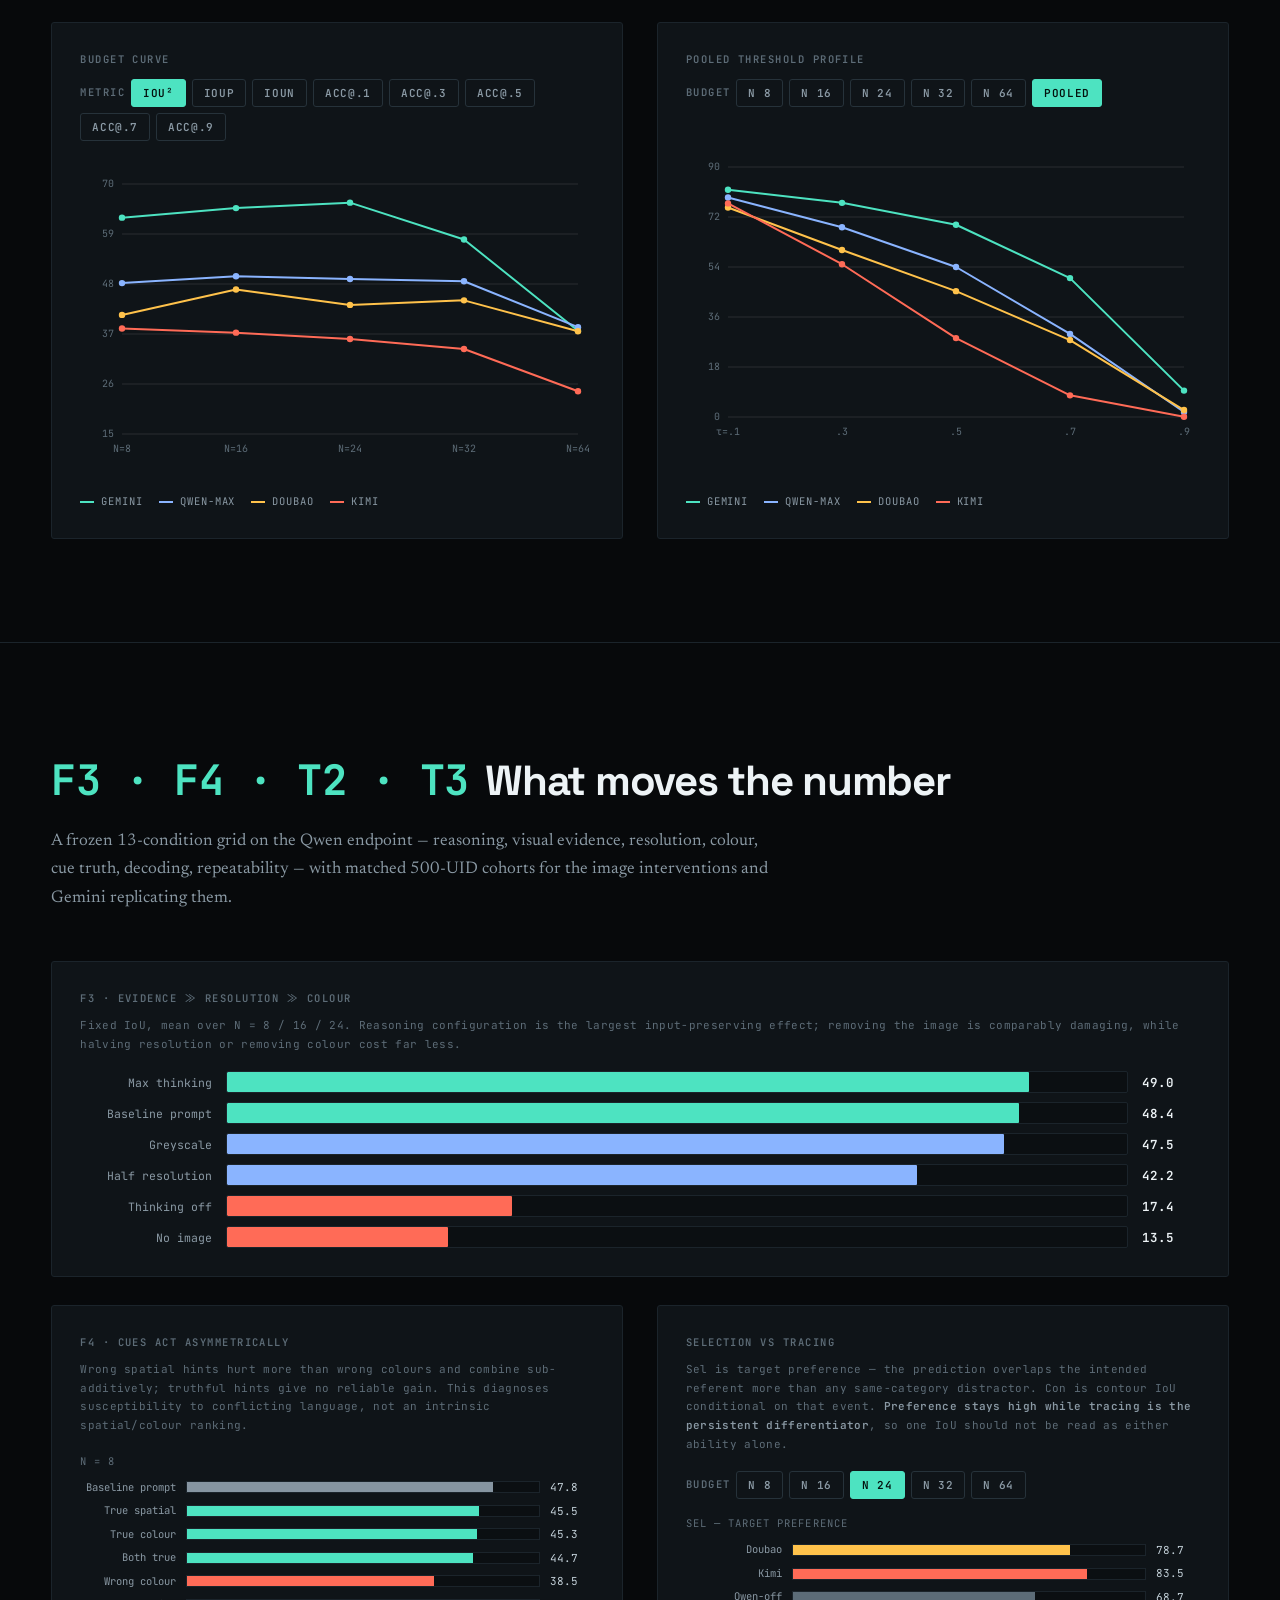
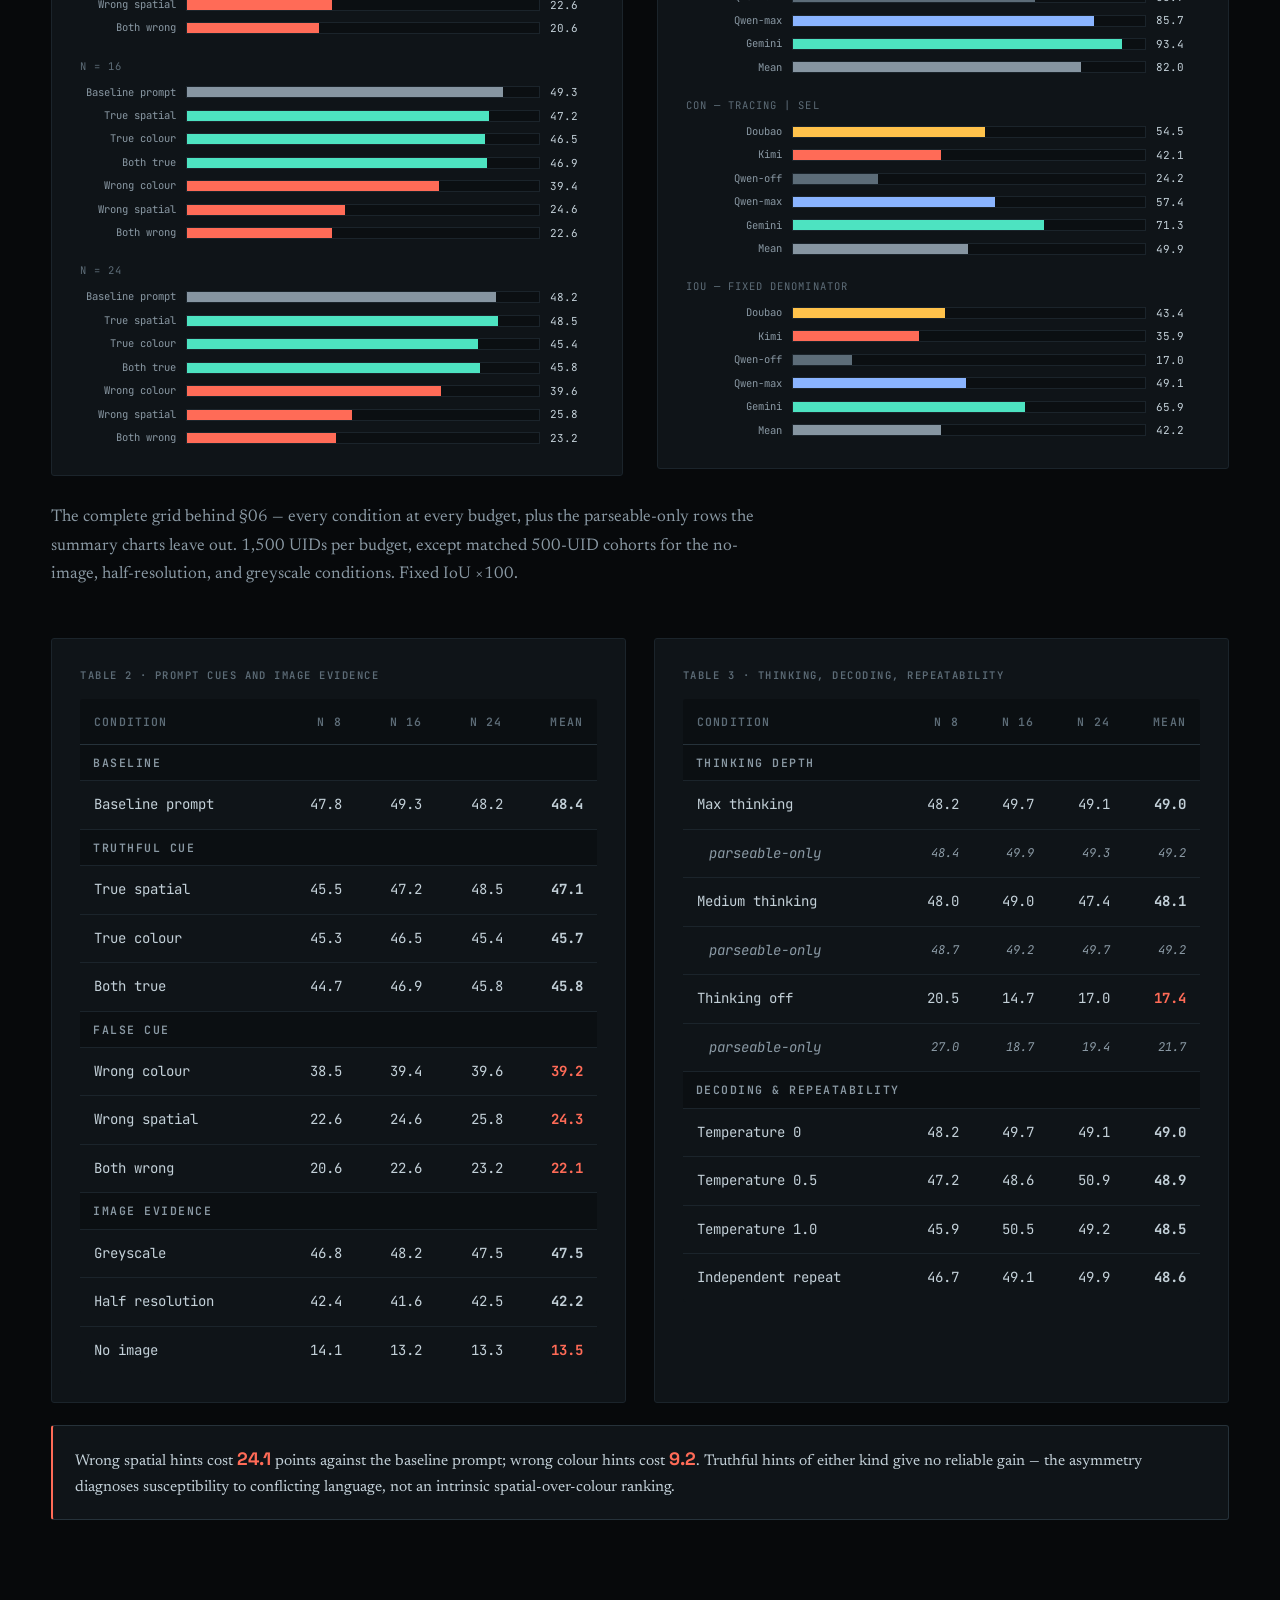
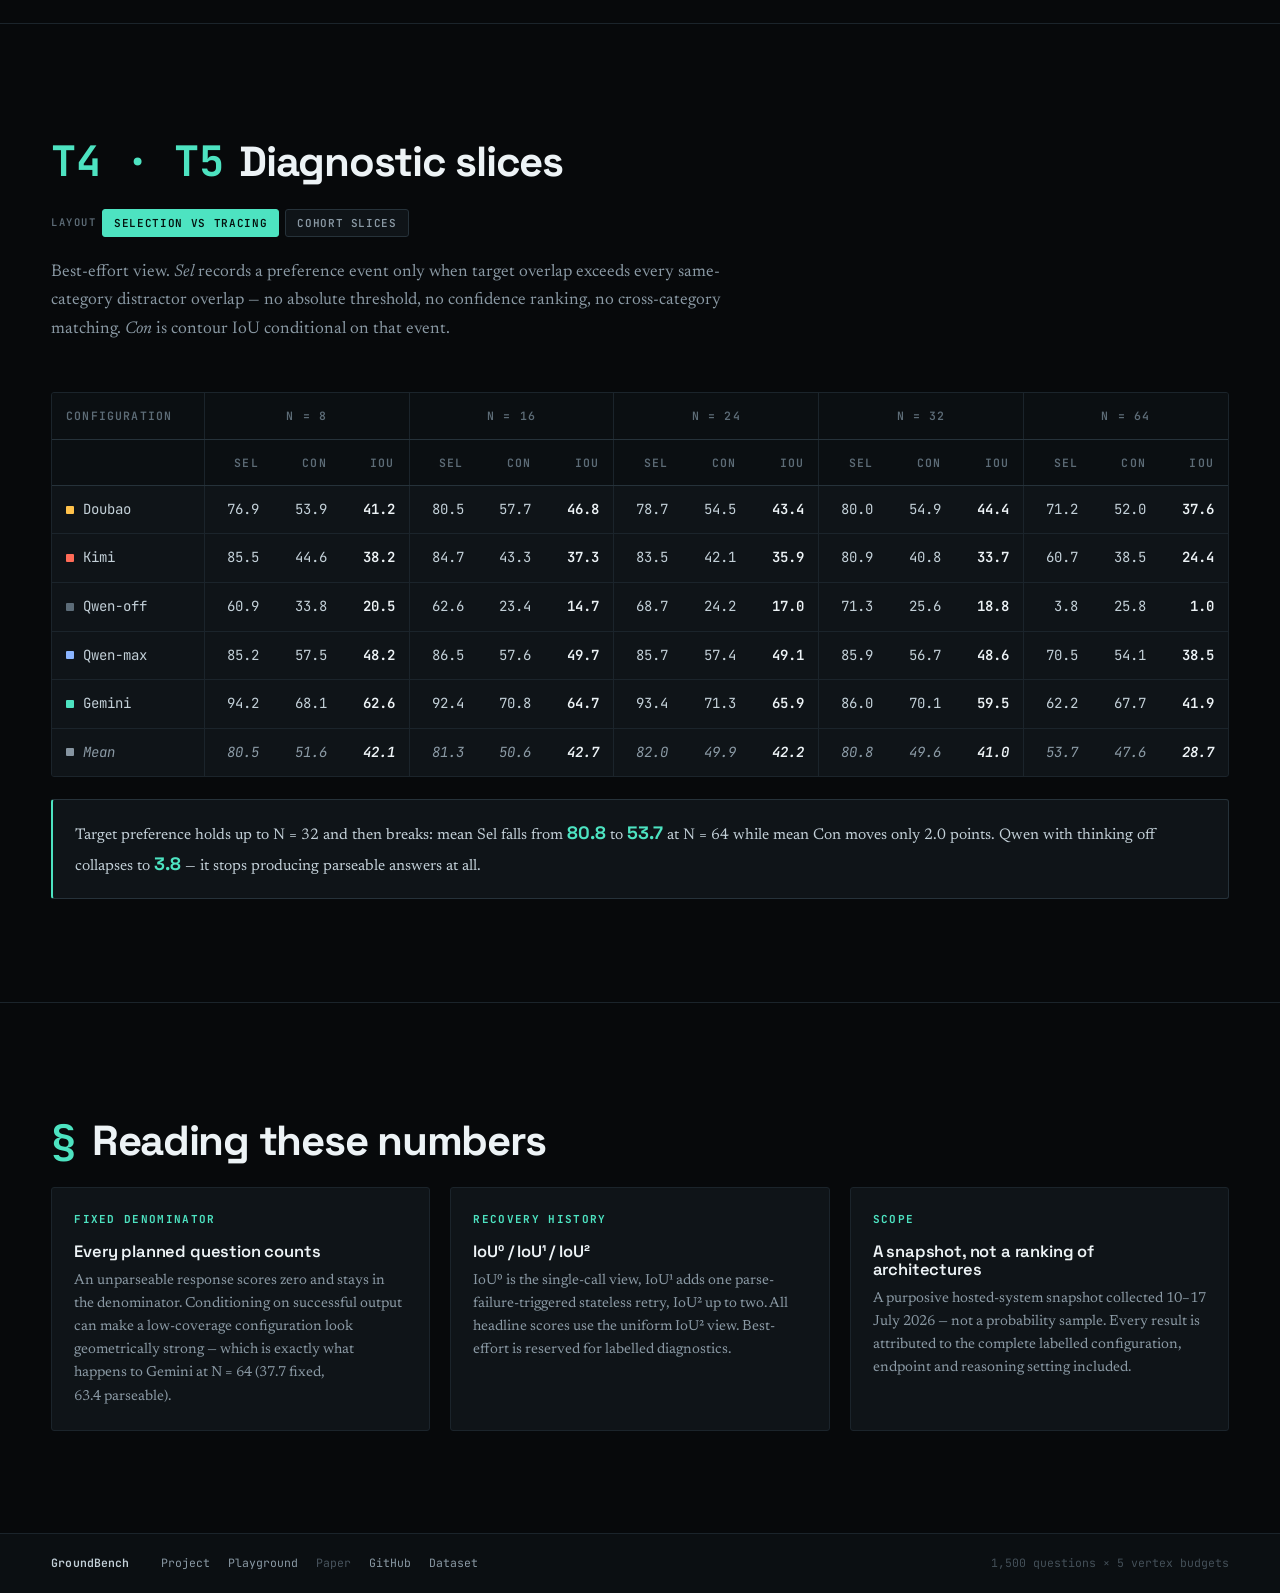
<file: explorer.html>
<!doctype html>
<html lang="en">
<head>
<meta charset="utf-8" />
<meta name="viewport" content="width=device-width, initial-scale=1" />
<title>Results explorer — GroundBench</title>
<meta name="description" content="Every table from the GroundBench paper, sliceable: filled-region results, cue and reasoning ablations, selection/tracing diagnostics, and cohort slices." />
<link rel="preconnect" href="https://fonts.googleapis.com" />
<link rel="preconnect" href="https://fonts.gstatic.com" crossorigin />
<link href="https://fonts.googleapis.com/css2?family=JetBrains+Mono:wght@400;500;600;700&family=Space+Grotesk:wght@400;500;600;700&family=Newsreader:ital,opsz,wght@0,6..72,300;0,6..72,400;0,6..72,600;1,6..72,400&family=Noto+Sans+SC:wght@300;400;500;700&display=swap" rel="stylesheet" />
<link rel="stylesheet" href="styles.css?v=gb2" />
</head>
<body>

<header class="nav">
  <div class="nav-in">
    <a class="brand" href="index.html">
      <svg class="brand-glyph" viewBox="0 0 24 24" fill="none" aria-hidden="true"><polygon points="12,2 21,8 18,19 6,19 3,8" stroke="#4DE3C1" stroke-width="1.4" stroke-linejoin="round"/><circle cx="12" cy="2" r="1.9" fill="#4DE3C1"/><circle cx="21" cy="8" r="1.9" fill="#4DE3C1"/><circle cx="18" cy="19" r="1.9" fill="#4DE3C1"/><circle cx="6" cy="19" r="1.9" fill="#4DE3C1"/><circle cx="3" cy="8" r="1.9" fill="#4DE3C1"/></svg>
      <span class="wm"><span>Ground</span><b>Bench</b></span>
    </a>
    <button class="nav-burger" id="burger" aria-label="Menu">≡</button>
    <ul class="nav-links" id="navlinks">
      <li><a href="index.html#gap" data-t="nav.gap">Overview</a></li>
      <li><a href="index.html#task" data-t="nav.task">Task</a></li>
      <li><a href="index.html#cohort" data-t="nav.cohort">Cohort</a></li>
      <li><a href="index.html#results" data-t="nav.results">Results</a></li>
      <li><a href="index.html#cite" data-t="nav.cite">Cite</a></li>
      <li><a class="np" href="playground.html" data-t="nav.try">Try it</a></li>
      <li><a class="np on" href="explorer.html" data-t="nav.explorer">Explorer</a></li>
    </ul>
    <div class="lang" role="group" aria-label="Language">
      <button type="button" class="lang-btn" data-lang="en">EN</button>
      <button type="button" class="lang-btn" data-lang="zh">中</button>
    </div>
    <div class="nav-icons">
      <a href="https://github.com/co-minder/Groundbench-codebase" target="_blank" rel="noopener" aria-label="Code"><svg viewBox="0 0 24 24" fill="currentColor"><path d="M12 .5C5.65.5.5 5.65.5 12c0 5.08 3.29 9.39 7.86 10.91.58.11.79-.25.79-.56v-2.16c-3.2.7-3.88-1.36-3.88-1.36-.52-1.33-1.28-1.69-1.28-1.69-1.05-.72.08-.7.08-.7 1.16.08 1.77 1.19 1.77 1.19 1.03 1.77 2.71 1.26 3.37.96.1-.75.4-1.26.73-1.55-2.55-.29-5.24-1.28-5.24-5.69 0-1.26.45-2.29 1.19-3.1-.12-.29-.52-1.46.11-3.05 0 0 .97-.31 3.18 1.18.92-.26 1.91-.39 2.89-.39.98 0 1.97.13 2.89.39 2.21-1.49 3.18-1.18 3.18-1.18.63 1.59.23 2.76.11 3.05.74.81 1.19 1.84 1.19 3.1 0 4.42-2.69 5.39-5.25 5.68.41.36.78 1.05.78 2.12v3.14c0 .31.21.67.8.56C20.21 21.38 23.5 17.08 23.5 12 23.5 5.65 18.35.5 12 .5z"/></svg></a>
      <a href="https://huggingface.co/datasets/Social-AI-2026/GroundBench" target="_blank" rel="noopener" aria-label="Dataset"><svg viewBox="0 0 24 24" fill="none" stroke="currentColor" stroke-width="1.8" stroke-linecap="round"><ellipse cx="12" cy="5.5" rx="7.5" ry="3"/><path d="M4.5 5.5v6c0 1.66 3.36 3 7.5 3s7.5-1.34 7.5-3v-6"/><path d="M4.5 11.5v6c0 1.66 3.36 3 7.5 3s7.5-1.34 7.5-3v-6"/></svg></a>
    </div>
  </div>
</header>

<main>
<section class="blk" style="padding-top:118px">
  <div class="wrap">
    <div class="eyebrow"><span class="tick">▲</span> <span data-t="ex.eyebrow">Full results · every table, sliceable</span></div>
    <div class="shead"><span class="snum">T1</span><h2 data-t="ex.t1.title">Filled-region results</h2></div>
    <p class="sdek" data-th="ex.t1.dek">Table 1 in full. Every cell reads <strong>fixed / parseable-only</strong> under IoU² — the solid bar is the fixed score, the faint one behind it is the parseable-only score, and the gap between them is what parse failures cost. <em>IoUp</em> re-scores against the unreduced source part; <em>IoUn</em> divides IoUp by the construction fidelity C<sub>N</sub> and is a descriptive ratio, not a bounded probability.</p>

    <div class="panel panel-pad" style="margin-bottom:clamp(18px,2.4vw,26px)">
      <div class="lbl" style="margin-bottom:10px" data-t="ex.t1.chart">Fixed vs parseable-only, by budget</div>
      <div class="chiprow" style="margin-bottom:16px"><div class="chipset" id="t1-metric"><span class="lbl" data-t="ui.metric">Metric</span></div></div>
      <div class="gchart cols" id="t1-chart"></div>
      <div class="legend">
        <span><i style="border-color:#4DE3C1"></i><span data-t="ui.legend.fixed">Fixed denominator</span></span>
        <span><i style="border-color:rgba(77,227,193,.3)"></i><span data-t="ui.legend.parse">Parseable-only</span></span>
      </div>
    </div>

    <div class="chiprow"><div class="chipset" id="t1-budget"><span class="lbl" data-t="ui.budget">Budget</span></div></div>
    <div class="tblwrap"><table class="gb" id="t1"><tbody></tbody></table></div>
    <p class="note" style="margin-top:12px"><span class="sym">▸</span> <span data-th="ex.t1.note">Bold = best in the budget block, underline = second. C<sub>N</sub> = 88.6 / 96.2 / 98.3 / 99.0 / 99.4 for N = 8 / 16 / 24 / 32 / 64.</span></p>
  </div>
</section>

<section class="blk">
  <div class="wrap">
    <div class="shead"><span class="snum">T1b</span><h2 data-t="ex.t1b.title">Where each configuration bends</h2></div>
    <p class="sdek" data-t="ex.t1b.dek">The same numbers as curves. On the left, one metric across the budget curve; on the right, the threshold profile at one budget. Both switch.</p>
    <div class="figrow even">
      <div class="panel panel-pad">
        <div class="lbl" style="margin-bottom:10px" data-t="s5.curve">Budget curve</div>
        <div class="chiprow" style="margin-bottom:10px"><div class="chipset" id="ex-metric"><span class="lbl" data-t="ui.metric">Metric</span></div></div>
        <div class="chartbody"><canvas id="ex-curve" style="width:100%;display:block;height:300px"></canvas></div>
        <div class="legend" id="ex-legend"></div>
      </div>
      <div class="panel panel-pad">
        <div class="lbl" style="margin-bottom:10px" data-t="ex.thresh">Pooled threshold profile</div>
        <div class="chiprow" style="margin-bottom:10px"><div class="chipset" id="ex-tbudget"><span class="lbl" data-t="ui.budget">Budget</span></div></div>
        <div class="chartbody"><canvas id="ex-thresh" style="width:100%;display:block;height:300px"></canvas></div>
        <div class="legend" id="ex-legend2"></div>
      </div>
    </div>
  </div>
</section>

<section class="blk">
  <div class="wrap">
    <div class="shead"><span class="snum">F3 · F4 · T2 · T3</span><h2 data-t="s6.title">What moves the number</h2></div>
    <p class="sdek" data-t="s6.dek">A frozen 13-condition grid on the Qwen endpoint — reasoning, visual evidence, resolution, colour, cue truth, decoding, repeatability — with matched 500-UID cohorts for the image interventions and Gemini replicating them.</p>

    <div class="panel panel-pad" style="margin-bottom:clamp(18px,2.4vw,28px)">
      <div class="lbl" style="margin-bottom:4px" data-t="s6.p1.k">F3 · Evidence ≫ resolution ≫ colour</div>
      <p class="figcap" style="margin:8px 0 18px" data-t="s6.p1.b">Fixed IoU, mean over N = 8 / 16 / 24. Reasoning configuration is the largest input-preserving effect; removing the image is comparably damaging, while halving resolution or removing colour cost far less.</p>
      <div class="bars" id="cue-bars"></div>
    </div>

    <div class="figrow" style="margin-bottom:clamp(18px,2.4vw,28px);align-items:start">
      <div class="panel panel-pad">
        <div class="lbl" style="margin-bottom:4px" data-t="s6.p3.k">F4 · Cues act asymmetrically</div>
        <p class="figcap" style="margin:8px 0 18px" data-t="s6.p3.b">Wrong spatial hints hurt more than wrong colours and combine sub-additively; truthful hints give no reliable gain. This diagnoses susceptibility to conflicting language, not an intrinsic spatial/colour ranking.</p>
        <div class="gchart" id="cue-grid"></div>
      </div>
      <div class="panel panel-pad">
        <div class="lbl" style="margin-bottom:4px" data-t="s6.p4.k">Selection vs tracing</div>
        <p class="figcap" style="margin:8px 0 18px" data-th="s6.p4.b">Sel is target preference — the prediction overlaps the intended referent more than any same-category distractor. Con is contour IoU conditional on that event. <b>Preference stays high while tracing is the persistent differentiator</b>, so one IoU should not be read as either ability alone.</p>
        <div class="chiprow" style="margin-bottom:16px"><div class="chipset" id="sel-budget"><span class="lbl" data-t="ui.budget">Budget</span></div></div>
        <div class="gchart" id="sel-chart"></div>
      </div>
    </div>

    <p class="sdek" data-t="ex.t23.dek">The complete grid behind §06 — every condition at every budget, plus the parseable-only rows the summary charts leave out. 1,500 UIDs per budget, except matched 500-UID cohorts for the no-image, half-resolution, and greyscale conditions. Fixed IoU ×100.</p>
    <div class="grid2">
      <div class="panel panel-pad">
        <div class="lbl" style="margin-bottom:14px" data-t="ex.t2.hd">Table 2 · prompt cues and image evidence</div>
        <div class="tblwrap" style="border:0"><table class="gb" id="t2"><tbody></tbody></table></div>
      </div>
      <div class="panel panel-pad">
        <div class="lbl" style="margin-bottom:14px" data-t="ex.t3.hd">Table 3 · thinking, decoding, repeatability</div>
        <div class="tblwrap" style="border:0"><table class="gb" id="t3"><tbody></tbody></table></div>
      </div>
    </div>
    <div class="callout warn" style="margin-top:22px" data-th="ex.t23.callout">Wrong spatial hints cost <span class="big">24.1</span> points against the baseline prompt; wrong colour hints cost <span class="big">9.2</span>. Truthful hints of either kind give no reliable gain — the asymmetry diagnoses susceptibility to conflicting language, not an intrinsic spatial-over-colour ranking.</div>
  </div>
</section>

<section class="blk">
  <div class="wrap">
    <div class="shead"><span class="snum">T4 · T5</span><h2 data-t="ex.diag.title">Diagnostic slices</h2></div>
    <div class="chiprow"><div class="chipset" id="diag-tab"><span class="lbl" data-t="ui.view">View</span></div></div>

    <div data-pane="sel">
      <p class="sdek" data-th="ex.t4.dek">Best-effort view. <em>Sel</em> records a preference event only when target overlap exceeds every same-category distractor overlap — no absolute threshold, no confidence ranking, no cross-category matching. <em>Con</em> is contour IoU conditional on that event.</p>
      <div class="tblwrap"><table class="gb" id="t4"><tbody></tbody></table></div>
      <div class="callout" style="margin-top:22px" data-th="ex.t4.callout">Target preference holds up to N = 32 and then breaks: mean Sel falls from <span class="big">80.8</span> to <span class="big">53.7</span> at N = 64 while mean Con moves only 2.0 points. Qwen with thinking off collapses to <span class="big">3.8</span> — it stops producing parseable answers at all.</div>
    </div>

    <div data-pane="slice" hidden>
      <p class="sdek" data-t="ex.t5.dek">Pooled fixed-IoU by composite difficulty, its components, and semantic group. Difficulty, D, Q, and RS use IoU²; semantic groups use best-effort.</p>
      <div class="tblwrap"><table class="gb" id="t5"><tbody></tbody></table></div>
      <div class="grid3" style="margin-top:26px">
        <div class="fcard"><span class="n" data-t="ex.t5.c1.k">DIFFICULTY</span><h4 data-t="ex.t5.c1.h">Consistent easy → hard decline</h4><p data-t="ex.t5.c1.b">Every configuration loses 13–16 points from easy to hard, and matched parseable-only losses implicate conditional geometry rather than format coverage.</p></div>
        <div class="fcard"><span class="n" data-t="ex.t5.c2.k">COMPLEXITY Q</span><h4 data-t="ex.t5.c2.h">Contour complexity dominates</h4><p data-t="ex.t5.c2.b">Q = ℓ²/(4πA). The Q1→Q3 drop (−10.2 mean) is the steepest single-axis effect in the table — more than distractor count.</p></div>
        <div class="fcard"><span class="n" data-t="ex.t5.c3.k">SCALE RS</span><h4 data-t="ex.t5.c3.h">Small targets are the hard case</h4><p data-th="ex.t5.c3.b">RS is target-box area over image area. Unlike every other axis, scores <em>rise</em> from RS1 to RS3: small referents cost 8.6 mean points.</p></div>
      </div>
    </div>
  </div>
</section>

<section class="blk">
  <div class="wrap">
    <div class="shead"><span class="snum">§</span><h2 data-t="ex.read.title">Reading these numbers</h2></div>
    <div class="grid3">
      <div class="fcard"><span class="n" data-t="ex.read.c1.k">FIXED DENOMINATOR</span><h4 data-t="ex.read.c1.h">Every planned question counts</h4><p data-t="ex.read.c1.b">An unparseable response scores zero and stays in the denominator. Conditioning on successful output can make a low-coverage configuration look geometrically strong — which is exactly what happens to Gemini at N = 64 (37.7 fixed, 63.4 parseable).</p></div>
      <div class="fcard"><span class="n" data-t="ex.read.c2.k">RECOVERY HISTORY</span><h4 data-t="ex.read.c2.h">IoU⁰ / IoU¹ / IoU²</h4><p data-t="ex.read.c2.b">IoU⁰ is the single-call view, IoU¹ adds one parse-failure-triggered stateless retry, IoU² up to two. All headline scores use the uniform IoU² view. Best-effort is reserved for labelled diagnostics.</p></div>
      <div class="fcard"><span class="n" data-t="ex.read.c3.k">SCOPE</span><h4 data-t="ex.read.c3.h">A snapshot, not a ranking of architectures</h4><p data-t="ex.read.c3.b">A purposive hosted-system snapshot collected 10–17 July 2026 — not a probability sample. Every result is attributed to the complete labelled configuration, endpoint and reasoning setting included.</p></div>
    </div>
  </div>
</section>
</main>

<footer>
  <div class="wrap foot">
    <span class="fb">GroundBench</span>
    <nav class="fl"><a href="index.html" data-t="ft.home">Project</a><a href="playground.html" data-t="ft.try">Playground</a><span class="off" aria-disabled="true" data-t="ft.paper">Paper</span><a href="https://github.com/co-minder/Groundbench-codebase" target="_blank" rel="noopener" data-t="ft.code">GitHub</a><a href="https://huggingface.co/datasets/Social-AI-2026/GroundBench" target="_blank" rel="noopener" data-t="ft.data">Dataset</a></nav>
    <span class="fn" data-t="ft.note">1,500 × 5</span>
  </div>
</footer>

<script src="results.js?v=gb2"></script>
<script src="poly.js?v=gb2"></script>
<script src="i18n.js?v=gb2"></script>
<script src="explorer.js?v=gb2"></script>
</body>
</html>
</file>
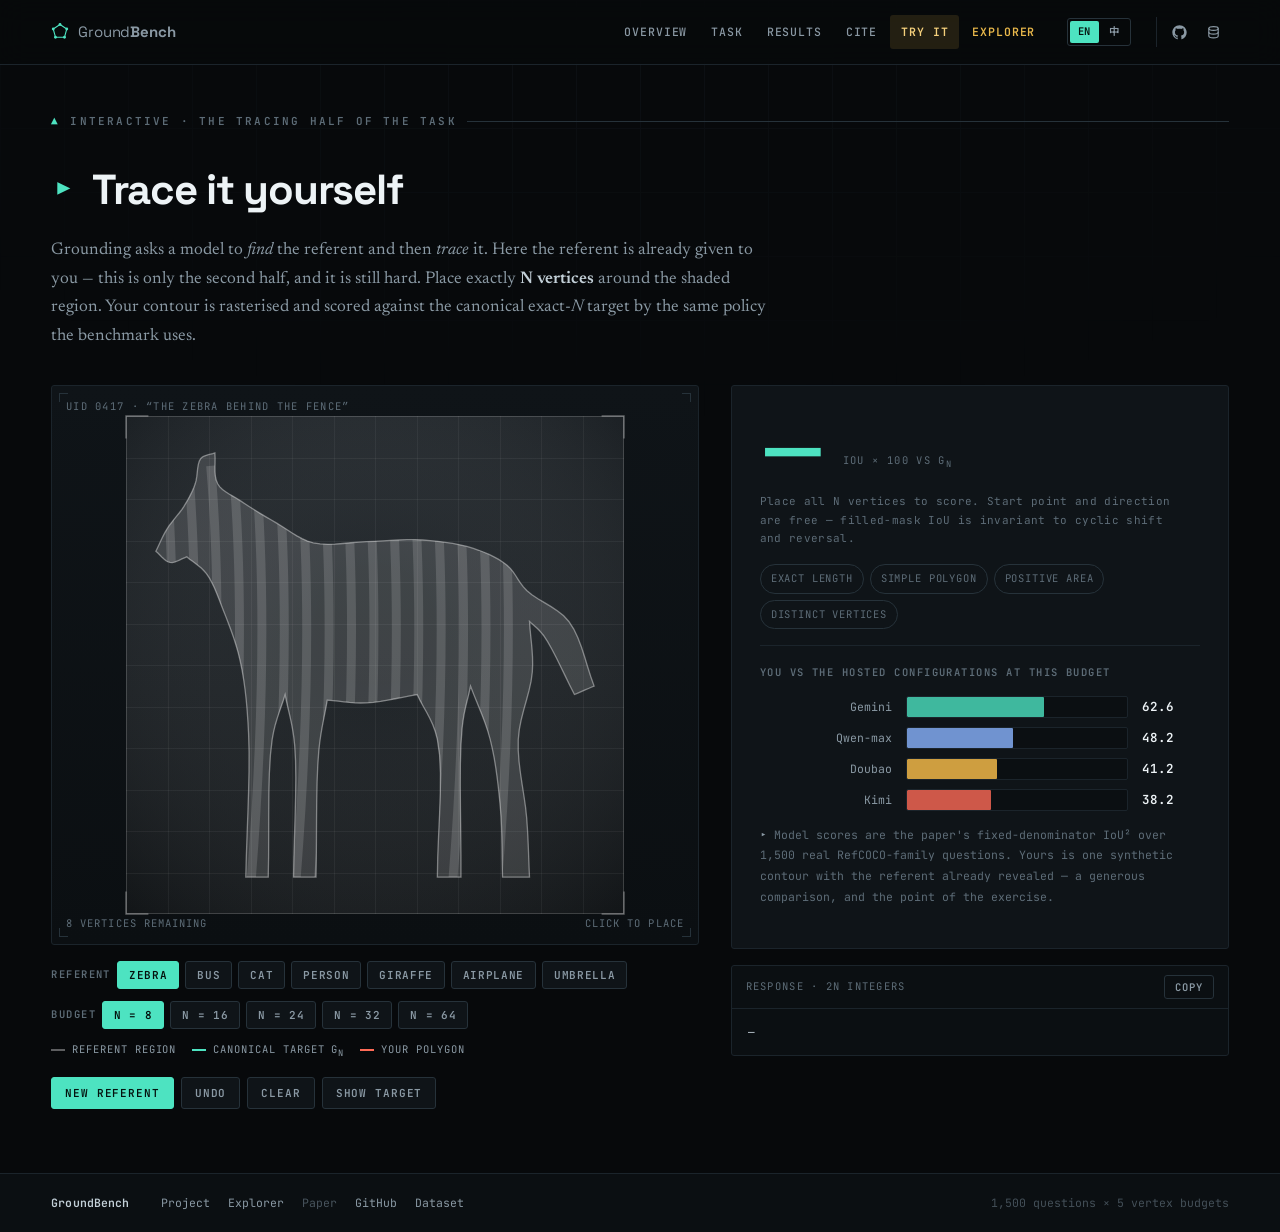
<file: playground.html>
<!doctype html>
<html lang="en">
<head>
<meta charset="utf-8" />
<meta name="viewport" content="width=device-width, initial-scale=1" />
<title>Trace it yourself — GroundBench</title>
<meta name="description" content="Place exactly N vertices around a referent and score your contour against the canonical exact-N target under the same rasteriser the benchmark uses." />
<link rel="preconnect" href="https://fonts.googleapis.com" />
<link rel="preconnect" href="https://fonts.gstatic.com" crossorigin />
<link href="https://fonts.googleapis.com/css2?family=JetBrains+Mono:wght@400;500;600;700&family=Space+Grotesk:wght@400;500;600;700&family=Newsreader:ital,opsz,wght@0,6..72,300;0,6..72,400;0,6..72,600;1,6..72,400&family=Noto+Sans+SC:wght@300;400;500;700&display=swap" rel="stylesheet" />
<link rel="stylesheet" href="styles.css?v=gb2" />
<style>
#pg-canvas{width:100%;height:min(62vh,600px);display:block;cursor:crosshair;touch-action:none}
.score{display:grid;grid-template-columns:auto 1fr;gap:0 20px;align-items:end;margin-bottom:6px}
.score .big{font-family:var(--disp);font-weight:700;font-size:clamp(46px,7vw,74px);line-height:.86;letter-spacing:-.04em;color:var(--ref);font-variant-numeric:tabular-nums}
.score .big.bad{color:var(--pred)}
.score .cap{font-family:var(--mono);font-size:10.5px;letter-spacing:.13em;text-transform:uppercase;color:var(--dim);padding-bottom:6px}
.flags{display:flex;flex-wrap:wrap;gap:6px;margin:16px 0}
.flag{font-family:var(--mono);font-size:10.5px;letter-spacing:.08em;text-transform:uppercase;padding:5px 10px;border:1px solid var(--line-2);border-radius:100px;color:var(--dim);white-space:nowrap}
.flag.ok{color:var(--ref);border-color:rgba(77,227,193,.42)}
.flag.no{color:var(--pred);border-color:rgba(255,107,87,.45)}
.tools{display:flex;flex-wrap:wrap;gap:7px;margin-top:16px}
.tool{font-family:var(--mono);font-size:11px;font-weight:600;letter-spacing:.08em;text-transform:uppercase;padding:8px 13px;border:1px solid var(--line-2);background:var(--panel);color:var(--muted);border-radius:var(--r);cursor:pointer;transition:.15s;white-space:nowrap}
.tool:hover{color:var(--ink);border-color:var(--dim)}
.tool.pri{background:var(--ref);border-color:var(--ref);color:#04120E}
.pgwrap{display:grid;grid-template-columns:minmax(0,1.3fr) minmax(0,1fr);gap:clamp(18px,2.6vw,32px);align-items:start}
.stage.drop{outline:1px dashed var(--ref);outline-offset:-6px}
.cursorhint{position:absolute;transform:translate(-50%,-190%);font-family:var(--mono);font-size:10.5px;font-weight:600;letter-spacing:.08em;text-transform:uppercase;background:rgba(7,9,11,.94);border:1px solid var(--line-2);color:var(--ink);padding:5px 10px;border-radius:100px;pointer-events:none;white-space:nowrap;z-index:5}
.cursorhint b{color:var(--ref);font-weight:700}
.cursorhint i{display:block;font-style:normal;font-size:9.5px;font-weight:400;color:var(--dim);letter-spacing:.06em;margin-top:2px}
#pg-coords{font-family:var(--mono);font-size:11px;line-height:1.7;color:var(--ink-2);word-break:break-all;max-height:96px;overflow-y:auto}
@media (max-width:1000px){.pgwrap{grid-template-columns:1fr}}
</style>
</head>
<body>

<header class="nav">
  <div class="nav-in">
    <a class="brand" href="index.html">
      <svg class="brand-glyph" viewBox="0 0 24 24" fill="none" aria-hidden="true"><polygon points="12,2 21,8 18,19 6,19 3,8" stroke="#4DE3C1" stroke-width="1.4" stroke-linejoin="round"/><circle cx="12" cy="2" r="1.9" fill="#4DE3C1"/><circle cx="21" cy="8" r="1.9" fill="#4DE3C1"/><circle cx="18" cy="19" r="1.9" fill="#4DE3C1"/><circle cx="6" cy="19" r="1.9" fill="#4DE3C1"/><circle cx="3" cy="8" r="1.9" fill="#4DE3C1"/></svg>
      <span class="wm"><span>Ground</span><b>Bench</b></span>
    </a>
    <button class="nav-burger" id="burger" aria-label="Menu">≡</button>
    <ul class="nav-links" id="navlinks">
      <li><a href="index.html#gap" data-t="nav.gap">Overview</a></li>
      <li><a href="index.html#task" data-t="nav.task">Task</a></li>
      <li><a href="index.html#results" data-t="nav.results">Results</a></li>
      <li><a href="index.html#cite" data-t="nav.cite">Cite</a></li>
      <li><a class="np on" href="playground.html" data-t="nav.try">Try it</a></li>
      <li><a class="np" href="explorer.html" data-t="nav.explorer">Explorer</a></li>
    </ul>
    <div class="lang" role="group" aria-label="Language">
      <button type="button" class="lang-btn" data-lang="en">EN</button>
      <button type="button" class="lang-btn" data-lang="zh">中</button>
    </div>
    <div class="nav-icons">
      <a href="https://github.com/co-minder/Groundbench-codebase" target="_blank" rel="noopener" aria-label="Code"><svg viewBox="0 0 24 24" fill="currentColor"><path d="M12 .5C5.65.5.5 5.65.5 12c0 5.08 3.29 9.39 7.86 10.91.58.11.79-.25.79-.56v-2.16c-3.2.7-3.88-1.36-3.88-1.36-.52-1.33-1.28-1.69-1.28-1.69-1.05-.72.08-.7.08-.7 1.16.08 1.77 1.19 1.77 1.19 1.03 1.77 2.71 1.26 3.37.96.1-.75.4-1.26.73-1.55-2.55-.29-5.24-1.28-5.24-5.69 0-1.26.45-2.29 1.19-3.1-.12-.29-.52-1.46.11-3.05 0 0 .97-.31 3.18 1.18.92-.26 1.91-.39 2.89-.39.98 0 1.97.13 2.89.39 2.21-1.49 3.18-1.18 3.18-1.18.63 1.59.23 2.76.11 3.05.74.81 1.19 1.84 1.19 3.1 0 4.42-2.69 5.39-5.25 5.68.41.36.78 1.05.78 2.12v3.14c0 .31.21.67.8.56C20.21 21.38 23.5 17.08 23.5 12 23.5 5.65 18.35.5 12 .5z"/></svg></a>
      <a href="https://huggingface.co/datasets/Social-AI-2026/GroundBench" target="_blank" rel="noopener" aria-label="Dataset"><svg viewBox="0 0 24 24" fill="none" stroke="currentColor" stroke-width="1.8" stroke-linecap="round"><ellipse cx="12" cy="5.5" rx="7.5" ry="3"/><path d="M4.5 5.5v6c0 1.66 3.36 3 7.5 3s7.5-1.34 7.5-3v-6"/><path d="M4.5 11.5v6c0 1.66 3.36 3 7.5 3s7.5-1.34 7.5-3v-6"/></svg></a>
    </div>
  </div>
</header>

<main>
<section class="blk" style="padding-top:112px;padding-bottom:clamp(40px,5vw,64px)">
  <div class="wrap">
    <div class="eyebrow"><span class="tick">▲</span> <span data-t="pg.eyebrow">Interactive · the tracing half of the task</span></div>
    <div class="shead"><span class="snum">▸</span><h2 data-t="pg.title">Trace it yourself</h2></div>
    <p class="sdek" style="margin-bottom:clamp(22px,3vw,34px)" data-th="pg.dek">Grounding asks a model to <em>find</em> the referent and then <em>trace</em> it. Here the referent is already given to you — this is only the second half, and it is still hard. Place exactly <strong>N vertices</strong> around the shaded region. Your contour is rasterised and scored against the canonical exact-<em>N</em> target by the same policy the benchmark uses.</p>

    <div class="pgwrap">
      <div>
        <div class="stage" id="pg-stage">
          <canvas id="pg-canvas"></canvas>
          <span class="corner tl"></span><span class="corner tr"></span><span class="corner bl"></span><span class="corner br"></span>
          <div class="stage-tag" id="pg-tag">uid 0417 · “the zebra behind the fence”</div>
          <div class="stage-hud"><span id="pg-left">8 vertices remaining</span><span id="pg-hint">click to place</span></div>
          <div class="cursorhint" id="pg-float" hidden></div>
        </div>
        <div class="chiprow" style="margin-top:16px;margin-bottom:0">
          <div class="chipset" id="pg-shape"><span class="lbl" data-t="ui.referent">Referent</span></div>
        </div>
        <div class="chiprow" style="margin-top:12px;margin-bottom:0">
          <div class="chipset" id="pg-budget"><span class="lbl" data-t="ui.budget">Budget</span></div>
        </div>
        <div class="legend">
          <span><i style="border-color:rgba(255,255,255,.35)"></i><span data-t="lg.region">Referent region</span></span>
          <span><i style="border-color:#4DE3C1"></i><span data-th="lg.target">Canonical target G<sub>N</sub></span></span>
          <span><i style="border-color:#FF6B57"></i><span data-t="lg.you">Your polygon</span></span>
        </div>
        <div class="tools">
          <button class="tool pri" id="pg-new" data-t="pg.new">New referent</button>
          <button class="tool" id="pg-undo" data-t="pg.undo">Undo</button>
          <button class="tool" id="pg-clear" data-t="pg.clear">Clear</button>
          <button class="tool" id="pg-reveal" data-t="pg.reveal">Show target</button>
        </div>
      </div>

      <div>
        <div class="panel panel-pad">
          <div class="score"><div class="big" id="pg-iou">—</div><div class="cap" data-th="pg.iou.cap">IoU × 100 vs G<sub>N</sub></div></div>
          <p class="figcap" id="pg-verdict" style="margin-top:14px" data-t="pg.idle">Place all N vertices to score. Start point and direction are free — filled-mask IoU is invariant to cyclic shift and reversal.</p>
          <div class="flags" id="pg-flags">
            <span class="flag" id="fl-count" data-t="pg.fl.count">exact length</span>
            <span class="flag" id="fl-simple" data-t="pg.fl.simple">simple polygon</span>
            <span class="flag" id="fl-area" data-t="pg.fl.area">positive area</span>
            <span class="flag" id="fl-dupe" data-t="pg.fl.dupe">distinct vertices</span>
          </div>
          <div style="border-top:1px solid var(--line);padding-top:18px;margin-top:4px">
            <div class="lbl" style="margin-bottom:14px" data-t="pg.vs">You vs the hosted configurations at this budget</div>
            <div class="bars" id="pg-bars"></div>
            <p class="note" style="margin-top:14px"><span class="sym">▸</span> <span data-t="pg.note">Model scores are the paper's fixed-denominator IoU² over 1,500 real RefCOCO-family questions. Yours is one synthetic contour with the referent already revealed — a generous comparison, and the point of the exercise.</span></p>
          </div>
        </div>

        <div class="code" style="margin-top:16px">
          <div class="code-hd"><span>response · 2N integers</span><button class="copy" data-copy="#pg-coords" data-t="ui.copy">Copy</button></div>
          <div style="padding:14px 16px"><div id="pg-coords" class="dim">—</div></div>
        </div>

      </div>
    </div>
  </div>
</section>
</main>

<footer>
  <div class="wrap foot">
    <span class="fb">GroundBench</span>
    <nav class="fl"><a href="index.html" data-t="ft.home">Project</a><a href="explorer.html" data-t="ft.expl">Explorer</a><span class="off" aria-disabled="true" data-t="ft.paper">Paper</span><a href="https://github.com/co-minder/Groundbench-codebase" target="_blank" rel="noopener" data-t="ft.code">GitHub</a><a href="https://huggingface.co/datasets/Social-AI-2026/GroundBench" target="_blank" rel="noopener" data-t="ft.data">Dataset</a></nav>
    <span class="fn" data-t="ft.note">1,500 × 5</span>
  </div>
</footer>

<script src="results.js?v=gb2"></script>
<script src="poly.js?v=gb2"></script>
<script src="shapes.js?v=gb2"></script>
<script src="i18n.js?v=gb2"></script>
<script src="playground.js?v=gb2"></script>
</body>
</html>
</file>
<file: styles.css>
/* ==========================================================================
   GROUNDBENCH — vector-lab theme
   box = amber · reference contour = mint · model prediction = coral
   ========================================================================== */

:root{
  --bg:#07090B; --bg-2:#0B0F12; --panel:#0F1418; --panel-2:#131A1F;
  --line:#1B242B; --line-2:#26323A;
  --ink:#EDF3F6; --ink-2:#C3D0D8; --muted:#8A99A4; --dim:#5D6C77;
  --gold:#E8B84B; --ref:#4DE3C1; --pred:#FF6B57; --box:#FFC24B; --blue:#8AB4FF;
  --ref-dim:rgba(77,227,193,.13); --pred-dim:rgba(255,107,87,.13); --box-dim:rgba(255,194,75,.10);
  --mono:"JetBrains Mono",ui-monospace,SFMono-Regular,Menlo,"Noto Sans SC",monospace;
  --disp:"Space Grotesk","Noto Sans SC",system-ui,sans-serif;
  --serif:"Newsreader","Noto Sans SC",Georgia,serif;
  --pad:clamp(20px,4vw,64px);
  --maxw:1280px;
  --r:3px;
}

*{box-sizing:border-box}
html{scroll-behavior:smooth;scroll-padding-top:96px;-webkit-text-size-adjust:100%}
body{margin:0;background:var(--bg);color:var(--ink);font-family:var(--serif);font-size:17.5px;line-height:1.68;-webkit-font-smoothing:antialiased;overflow-x:hidden}
body::before{content:"";position:fixed;inset:0;pointer-events:none;z-index:0;background-image:linear-gradient(var(--line) 1px,transparent 1px),linear-gradient(90deg,var(--line) 1px,transparent 1px);background-size:64px 64px;opacity:.34;mask-image:radial-gradient(ellipse 90% 60% at 50% 0%,#000 0%,transparent 78%)}
img{max-width:100%;display:block}
a{color:var(--ref);text-decoration:none;transition:color .18s}
a:hover{color:#8CF2DA}
::selection{background:rgba(77,227,193,.26);color:#fff}
h1,h2,h3,h4{font-family:var(--disp);font-weight:700;letter-spacing:-.02em;line-height:1.08;margin:0}
p{margin:0 0 1.05em;text-wrap:pretty}
code,kbd{font-family:var(--mono);font-size:.86em}

.wrap{max-width:var(--maxw);margin:0 auto;padding-inline:var(--pad);position:relative;z-index:1}
.narrow{max-width:74ch}

/* ============================== NAV ====================================== */
.nav{position:fixed;top:0;left:0;right:0;z-index:60;backdrop-filter:blur(14px);background:rgba(7,9,11,.78);border-bottom:1px solid var(--line)}
.nav-in{max-width:var(--maxw);margin:0 auto;padding:0 var(--pad);height:64px;display:flex;align-items:center;gap:clamp(8px,1.6vw,26px);min-width:0}
.nav-in>*{min-width:0}
.brand{display:flex;align-items:center;gap:9px;font-family:var(--disp);font-size:15px;letter-spacing:-.01em;color:var(--ink);white-space:nowrap}
.brand:hover{color:var(--ink)}
.brand b{font-weight:700}
.brand .wm{display:inline-flex}
.brand span{font-weight:400;color:var(--muted)}
.brand-glyph{width:18px;height:18px;flex:none}
.nav-links{display:flex;align-items:center;gap:2px;margin-left:auto;list-style:none;padding:0}
.nav-links a{font-family:var(--mono);font-size:11.5px;font-weight:500;letter-spacing:.075em;text-transform:uppercase;color:var(--muted);padding:7px clamp(7px,.9vw,11px);border-radius:var(--r);transition:color .16s,background .16s;display:block;white-space:nowrap}
.nav-links a:hover{color:var(--ink);background:var(--panel-2)}
.nav-links a.on{color:var(--ref);background:var(--ref-dim)}
.nav-icons{display:flex;gap:4px;padding-left:8px;border-left:1px solid var(--line);margin-left:4px;flex:none}
.nav-icons a{width:30px;height:30px;display:grid;place-items:center;color:var(--muted);border-radius:var(--r);transition:.16s}
.nav-icons a:hover{color:var(--ink);background:var(--panel-2)}
.nav-icons svg{width:15px;height:15px}
.nav-burger{display:none;margin-left:auto;background:none;border:1px solid var(--line);color:var(--ink);border-radius:var(--r);width:34px;height:30px;cursor:pointer;font-size:13px}
.lang{display:flex;gap:2px;border:1px solid var(--line-2);border-radius:var(--r);padding:2px;flex:none}
.lang-btn{font-family:var(--mono);font-size:10.5px;font-weight:600;letter-spacing:.05em;background:none;border:0;color:var(--muted);padding:4px 8px;border-radius:2px;cursor:pointer;transition:.15s;line-height:1.3}
.lang-btn:hover{color:var(--ink)}
.lang-btn.on{background:var(--ref);color:#04120E}
body.zh{font-family:"Noto Sans SC",system-ui,sans-serif;font-size:16px;line-height:1.85}
body.zh .hero-lede,body.zh .sdek{font-size:15.5px}
body.zh h1,body.zh h2,body.zh h3,body.zh h4{letter-spacing:-.005em;font-weight:700}
body.zh .hero h1{letter-spacing:-.035em}
body.zh .fcard p,body.zh .callout{font-size:14.5px}

/* ============================== HERO ===================================== */
.hero{padding:132px 0 clamp(56px,7vw,96px);position:relative}
.hero-grid{display:grid;grid-template-columns:minmax(0,1.02fr) minmax(0,.98fr);gap:clamp(28px,4.4vw,66px);align-items:center}
.eyebrow{font-family:var(--mono);font-size:11px;font-weight:600;letter-spacing:.2em;text-transform:uppercase;color:var(--dim);display:flex;align-items:center;gap:10px;margin-bottom:24px}
.eyebrow::after{content:"";flex:1;height:1px;background:var(--line-2)}
.eyebrow .tick{color:var(--ref)}
.hero h1{font-size:clamp(40px,6.6vw,80px);line-height:.94;letter-spacing:-.035em;margin-bottom:20px}
.hero h1 .l1{display:block;color:var(--ink-2);font-weight:400}
.hero h1 .l2{display:block;color:var(--ink)}
.hero h1 .l2 em{font-style:normal;color:var(--ref)}
.hero-sub{font-family:var(--disp);font-weight:500;font-size:clamp(17px,2vw,22px);line-height:1.34;letter-spacing:-.015em;color:var(--ink-2);max-width:26ch;margin:0 0 22px}
.hero-lede{font-size:16.5px;color:var(--muted);max-width:52ch;margin-bottom:28px}
.hero-lede strong{color:var(--ink-2);font-weight:600}
.authors{font-family:var(--mono);font-size:11.5px;letter-spacing:.03em;color:var(--dim);margin-bottom:26px;line-height:1.9}
.authors b{color:var(--ink-2);font-weight:500}

.btnrow{display:flex;flex-wrap:wrap;gap:9px}
.btn{display:inline-flex;align-items:center;gap:8px;font-family:var(--mono);font-size:12px;font-weight:600;letter-spacing:.07em;text-transform:uppercase;padding:10px 17px;border:1px solid var(--line-2);border-radius:var(--r);color:var(--ink-2);background:var(--panel);transition:.18s}
.btn:hover{color:var(--ink);border-color:var(--dim);background:var(--panel-2);transform:translateY(-1px)}
.btn svg{width:13px;height:13px;flex:none}
.btn.hi{background:var(--ref);border-color:var(--ref);color:#04120E}
.btn.hi:hover{background:#6DEDCE;border-color:#6DEDCE;color:#04120E}

/* hero figure */
.stage{position:relative;border:1px solid var(--line);background:linear-gradient(180deg,var(--panel) 0%,var(--bg-2) 100%);border-radius:var(--r);overflow:hidden}
.stage canvas{display:block;width:100%;height:400px}
#hero-canvas{height:460px}#gap-canvas{height:400px}#algo-canvas{height:360px}
#curve-canvas{display:block;width:100%;height:300px}
.stage-hud{position:absolute;inset:auto 0 0 0;display:flex;justify-content:space-between;align-items:flex-end;gap:12px;padding:12px 14px;font-family:var(--mono);font-size:10.5px;letter-spacing:.1em;text-transform:uppercase;color:var(--dim);pointer-events:none;white-space:nowrap}
.stage-tag{position:absolute;top:12px;left:14px;right:14px;font-family:var(--mono);font-size:10.5px;letter-spacing:.12em;text-transform:uppercase;color:var(--dim);white-space:nowrap;overflow:hidden;text-overflow:ellipsis;pointer-events:none}
.corner{position:absolute;width:9px;height:9px;border:1px solid var(--line-2)}
.corner.tl{top:7px;left:7px;border-right:0;border-bottom:0}
.corner.tr{top:7px;right:7px;border-left:0;border-bottom:0}
.corner.bl{bottom:7px;left:7px;border-right:0;border-top:0}
.corner.br{bottom:7px;right:7px;border-left:0;border-top:0}
.legend{display:flex;flex-wrap:wrap;gap:8px 16px;margin-top:12px;font-family:var(--mono);font-size:10.5px;letter-spacing:.09em;text-transform:uppercase;color:var(--muted)}
.legend span{white-space:nowrap}
.legend i{display:inline-block;width:14px;height:0;border-top:2px solid;margin-right:7px;vertical-align:middle}

/* ============================== STAT BAR ================================= */
.statbar{border-block:1px solid var(--line);background:var(--bg-2)}
.statbar-in{max-width:var(--maxw);margin:0 auto;padding:0 var(--pad);display:grid;grid-template-columns:repeat(4,1fr)}
.stat{padding:26px 0;border-left:1px solid var(--line);padding-left:22px}
.stat:first-child{border-left:0;padding-left:0}
.stat .v{font-family:var(--disp);font-weight:700;font-size:clamp(26px,3.2vw,38px);letter-spacing:-.03em;line-height:1;color:var(--ink)}
.stat .v small{font-size:.5em;font-weight:500;color:var(--dim);letter-spacing:0}
.stat .k{font-family:var(--mono);font-size:10.5px;letter-spacing:.11em;text-transform:uppercase;color:var(--dim);margin-top:9px}
.stat.hi .v{color:var(--ref)}
.stat.lo .v{color:var(--pred)}

/* ============================== SECTIONS ================================= */
section.blk{padding:clamp(64px,8vw,112px) 0;position:relative}
section.blk+section.blk{border-top:1px solid var(--line)}
.shead{display:flex;align-items:baseline;gap:16px;margin-bottom:12px;flex-wrap:wrap}
.shead .snum{flex:none;font-size:clamp(26px,3.6vw,42px);letter-spacing:-.01em}
.shead h2{flex:1 1 340px;min-width:0}
.snum{font-family:var(--mono);font-size:11px;font-weight:700;letter-spacing:.14em;color:var(--ref)}
.shead h2{font-size:clamp(26px,3.6vw,42px);letter-spacing:-.03em}
.sdek{font-size:17px;color:var(--muted);max-width:72ch;margin-bottom:clamp(30px,4vw,48px)}
.sdek strong{color:var(--ink-2);font-weight:600}
h3.sub{font-family:var(--disp);font-size:19px;font-weight:600;letter-spacing:-.015em;margin:0 0 6px}
.lbl{font-family:var(--mono);font-size:10.5px;font-weight:600;letter-spacing:.14em;text-transform:uppercase;color:var(--dim);white-space:nowrap}

/* ============================== PANELS =================================== */
.panel{border:1px solid var(--line);background:var(--panel);border-radius:var(--r);position:relative}
.panel-pad{padding:clamp(18px,2.4vw,28px)}
.grid2{display:grid;grid-template-columns:1fr 1fr;gap:clamp(16px,2.2vw,28px)}
.grid3{display:grid;grid-template-columns:repeat(3,1fr);gap:clamp(14px,1.8vw,20px)}
.grid4{display:grid;grid-template-columns:repeat(4,1fr);gap:clamp(12px,1.6vw,18px)}

.fcard{border:1px solid var(--line);background:var(--panel);border-radius:var(--r);padding:22px;position:relative;transition:border-color .2s,background .2s}
.fcard:hover{border-color:var(--line-2);background:var(--panel-2)}
.fcard .n{font-family:var(--mono);font-size:11px;font-weight:700;letter-spacing:.12em;color:var(--ref);margin-bottom:14px;display:block}
.fcard h4{font-family:var(--disp);font-size:16.5px;font-weight:600;letter-spacing:-.01em;margin-bottom:8px}
.fcard p{font-size:14.5px;line-height:1.6;color:var(--muted);margin:0}
.fcard p+p{margin-top:.7em}

/* two-column figure + note */
.figrow{display:grid;grid-template-columns:minmax(0,1fr) minmax(0,1fr);gap:clamp(18px,2.6vw,34px);align-items:center}
.figrow.even{align-items:stretch}
.figrow.even>*{display:flex;flex-direction:column}
.figrow.even>*>.panel,.figrow.even>.panel{flex:1}
.figrow.even .chartbody{flex:1;display:flex;flex-direction:column;justify-content:center;min-height:330px}
/* §02 — four cards share one row, the two panels beneath share the next, so
   each pair is equal by construction rather than by hand-matched heights. */
.s2row{display:grid;grid-template-columns:repeat(4,minmax(0,1fr));gap:14px}
.s2row>:nth-child(1){grid-area:1/1}
.s2row>:nth-child(2){grid-area:1/2}
.s2row>:nth-child(3){grid-area:2/1/auto/span 2}
.s2row>:nth-child(4){grid-area:1/3}
.s2row>:nth-child(5){grid-area:1/4}
.s2row>:nth-child(6){grid-area:2/3/auto/span 2}
.figcap{font-family:var(--mono);font-size:11px;line-height:1.7;letter-spacing:.03em;color:var(--dim);margin-top:12px}
.figcap b{color:var(--muted);font-weight:600}

/* control chips */
.chips{display:flex;flex-wrap:wrap;gap:6px;align-items:center}
.chips .lbl{margin-right:6px}
.chip{font-family:var(--mono);font-size:11px;font-weight:600;letter-spacing:.06em;text-transform:uppercase;padding:6px 11px;border:1px solid var(--line-2);background:var(--panel);color:var(--muted);border-radius:var(--r);cursor:pointer;transition:.15s}
.chip:hover{color:var(--ink);border-color:var(--dim)}
.chip.on{background:var(--ref);border-color:var(--ref);color:#04120E}
.chip.on:hover{color:#04120E}
.chiprow{display:flex;flex-wrap:wrap;gap:18px;align-items:center;margin-bottom:22px}
.chipset{display:flex;flex-wrap:wrap;align-items:center;gap:6px;min-width:0}

.slider{-webkit-appearance:none;appearance:none;width:100%;height:2px;background:var(--line-2);outline:0;margin:18px 0 6px}
.slider::-webkit-slider-thumb{-webkit-appearance:none;width:15px;height:15px;border-radius:50%;background:var(--ref);cursor:pointer;border:3px solid var(--bg)}
.slider::-moz-range-thumb{width:15px;height:15px;border-radius:50%;background:var(--ref);cursor:pointer;border:3px solid var(--bg)}

/* ============================== TABLE ==================================== */
.tblwrap{border:1px solid var(--line);border-radius:var(--r);overflow-x:auto;background:var(--panel)}
table.gb{width:100%;border-collapse:collapse;font-family:var(--mono);font-size:14px}
table.gb th{text-align:right;padding:13px 14px;font-size:11.5px;font-weight:600;letter-spacing:.1em;text-transform:uppercase;color:var(--dim);border-bottom:1px solid var(--line-2);white-space:nowrap;background:var(--bg-2);position:sticky;top:0}
table.gb th:first-child,table.gb td:first-child{text-align:left;position:sticky;left:0;background:var(--panel);z-index:2}
table.gb th:first-child{background:var(--bg-2);z-index:3}
table.gb td{text-align:right;padding:12px 14px;border-bottom:1px solid var(--line);color:var(--ink-2);white-space:nowrap;font-variant-numeric:tabular-nums}
table.gb tbody tr:hover td{background:var(--panel-2)}
table.gb tbody tr:hover td:first-child{background:var(--panel-2)}
table.gb tr:last-child td{border-bottom:0}
table.gb .best{color:var(--ref);font-weight:700}
table.gb .second{color:var(--ink);text-decoration:underline;text-underline-offset:3px;text-decoration-color:var(--line-2)}
table.gb .par{color:var(--muted);font-size:.86em}
table.gb td.num{position:relative}
table.gb td.num .cb,table.gb td.num .cbp{position:absolute;left:0;bottom:0;height:2px;border-radius:1px;pointer-events:none}
table.gb td.num .cb{opacity:.62}
table.gb td.num .cbp{opacity:.2}
table.gb .mdl{display:flex;align-items:center;gap:9px}
table.gb .swatch{width:8px;height:8px;flex:none;border-radius:1px}
table.gb .vendor{color:var(--dim);font-size:11px;letter-spacing:.06em}
table.gb tr.grp td{background:var(--bg-2);color:var(--muted);font-size:11.5px;letter-spacing:.13em;text-transform:uppercase;padding:8px 13px;font-weight:600}
table.gb tr.grp td:first-child{background:var(--bg-2)}
table.gb tr.meanrow td{color:var(--muted);font-style:italic}

/* ============================== BARS ===================================== */
.bars{display:flex;flex-direction:column;gap:9px}
.bar{display:grid;grid-template-columns:132px minmax(0,1fr) 58px;align-items:center;gap:14px}
.bar .nm{font-family:var(--mono);font-size:11.5px;color:var(--muted);text-align:right;white-space:nowrap;overflow:hidden;text-overflow:ellipsis}
.bar .track{height:22px;background:var(--bg-2);border:1px solid var(--line);border-radius:2px;position:relative;overflow:hidden}
.bar .fill{position:absolute;inset:0 auto 0 0;border-radius:1px;transition:width .5s cubic-bezier(.16,1,.3,1)}
.bar .val{font-family:var(--mono);font-size:12.5px;font-weight:600;color:var(--ink);font-variant-numeric:tabular-nums}
.bar.muted .fill{opacity:.42}

/* grouped multi-series chart */
.gchart{display:grid;gap:20px}
.gchart.cols{grid-template-columns:repeat(auto-fit,minmax(252px,1fr));gap:20px 26px}
.gser .gf.ghost{opacity:.26}
.gcol{display:flex;flex-direction:column;gap:5px}
.gcol .gl{font-family:var(--mono);font-size:10.5px;letter-spacing:.1em;text-transform:uppercase;color:var(--dim);margin-bottom:3px}
.gser{display:grid;grid-template-columns:96px minmax(0,1fr) 44px;align-items:center;gap:10px}
.gser .gn{font-family:var(--mono);font-size:10.5px;color:var(--muted);text-align:right;white-space:nowrap;overflow:hidden;text-overflow:ellipsis}
.gser .gt{height:12px;background:var(--bg-2);border:1px solid var(--line);position:relative;overflow:hidden}
.gser .gf{position:absolute;inset:0 auto 0 0;transition:width .45s cubic-bezier(.16,1,.3,1)}
.gser .gv{font-family:var(--mono);font-size:11px;color:var(--ink-2);font-variant-numeric:tabular-nums}

/* line chart holder */
.linechart{width:100%;display:block}

/* ============================== CODE ===================================== */
.code{border:1px solid var(--line);background:var(--bg-2);border-radius:var(--r);position:relative;overflow:hidden}
.code-hd{display:flex;justify-content:space-between;align-items:center;padding:9px 14px;border-bottom:1px solid var(--line);font-family:var(--mono);font-size:10.5px;letter-spacing:.12em;text-transform:uppercase;color:var(--dim)}
.code pre{margin:0;padding:16px 18px;overflow-x:auto;font-family:var(--mono);font-size:12.5px;line-height:1.75;color:var(--ink-2)}
.code .kw{color:var(--ref)}
.code .dim{color:var(--dim)}
.code .str{color:var(--box)}
.copy{font-family:var(--mono);font-size:10.5px;font-weight:600;letter-spacing:.1em;text-transform:uppercase;background:none;border:1px solid var(--line-2);color:var(--muted);padding:4px 10px;border-radius:var(--r);cursor:pointer;transition:.15s}
.copy:hover{color:var(--ink);border-color:var(--dim)}
.copy.done{color:var(--ref);border-color:var(--ref)}

/* algorithm box */
.algo{font-family:var(--mono);font-size:12.5px;line-height:1.85;color:var(--ink-2)}
.algo .ln{display:grid;grid-template-columns:22px 1fr;gap:10px}
.algo .ln>span:first-child{color:var(--dim)}
.algo .kw{color:var(--ref)}
.algo .cm{color:var(--dim)}

/* ============================== MISC ===================================== */
.callout{border:1px solid var(--line-2);border-left:2px solid var(--ref);background:var(--panel);padding:18px 22px;border-radius:var(--r);font-size:15.5px;color:var(--ink-2)}
.callout .big{font-family:var(--disp);font-weight:700;color:var(--ref);font-size:1.16em}
.callout.warn{border-left-color:var(--pred)}
.callout.warn .big{color:var(--pred)}

.kvs{display:grid;gap:0;font-family:var(--mono);font-size:12px}
.kv{display:flex;justify-content:space-between;align-items:baseline;gap:16px;padding:10px 0;border-bottom:1px solid var(--line)}
.kv .k{min-width:0}
.kv .v{white-space:nowrap;flex:none}
.kv:last-child{border-bottom:0}
.kv .k{color:var(--dim);letter-spacing:.04em}
.kv .v{color:var(--ink);font-variant-numeric:tabular-nums;text-align:right}

.pillrow{display:flex;flex-wrap:wrap;gap:7px}
.pill{font-family:var(--mono);font-size:11px;letter-spacing:.05em;padding:5px 10px;border:1px solid var(--line-2);border-radius:100px;color:var(--muted)}
.pill b{color:var(--ink);font-weight:600}

.note{font-family:var(--mono);font-size:11.5px;line-height:1.8;color:var(--dim)}
.note .sym{color:var(--muted)}

/* reveal — opt-in: without JS (or if the observer never fires) content stays visible */
.rv{opacity:1}
[hidden]{display:none!important}
html.reveal .rv{opacity:0;transform:translateY(14px);transition:opacity .6s cubic-bezier(.16,1,.3,1),transform .6s cubic-bezier(.16,1,.3,1)}
html.reveal .rv.in{opacity:1;transform:none}

/* footer */
footer{border-top:1px solid var(--line);background:var(--bg-2);padding:20px 0}
.foot{display:flex;flex-wrap:wrap;gap:8px 22px;align-items:center;font-family:var(--mono);font-size:11.5px;color:var(--dim);line-height:1.6}
.foot .fb{color:var(--ink-2);font-weight:600;letter-spacing:.01em}
.foot .fl{display:flex;flex-wrap:wrap;gap:6px 18px;margin:0 auto 0 10px}
.foot a,.foot .fn{white-space:nowrap}
.foot .fn{color:var(--dim);opacity:.7}
.foot a{color:var(--muted)}
.foot a:hover{color:var(--ref)}

/* ============================== RESPONSIVE =============================== */
@media (max-width:1080px){
  .hero-grid{grid-template-columns:1fr;gap:36px}
  .hero h1{font-size:clamp(38px,9vw,62px)}
  .hero-sub,.hero-lede{max-width:none}
  .figrow{grid-template-columns:1fr}
  .grid4{grid-template-columns:repeat(2,1fr)}
  .s2row{grid-template-columns:repeat(2,minmax(0,1fr))}
  .s2row>*{grid-area:auto}
  .s2row>.panel{grid-column:span 2}
}
@media (max-width:1000px){
  .nav-links{position:fixed;top:64px;left:0;right:0;flex-direction:column;align-items:stretch;gap:0;background:rgba(7,9,11,.97);border-bottom:1px solid var(--line);padding:8px var(--pad) 14px;display:none;max-height:calc(100vh - 64px);overflow-y:auto}
  .nav-links.open{display:flex}
  .nav-links a{padding:11px 4px;font-size:12.5px}
  .nav-burger{display:block}
  .nav-icons{margin-left:0}
}
@media (max-width:860px){
  .statbar-in{grid-template-columns:1fr 1fr}
  .stat{padding:20px 0 20px 18px}
  .stat:nth-child(odd){border-left:0;padding-left:0}
  .stat:nth-child(n+3){border-top:1px solid var(--line)}
  .grid2,.grid3{grid-template-columns:1fr}
  .s2row{grid-template-columns:minmax(0,1fr)}
  .s2row>.panel{grid-column:span 1}
  .bar{grid-template-columns:104px minmax(0,1fr) 48px}
  body{font-size:16.5px}
  #hero-canvas{height:340px}#gap-canvas{height:320px}#algo-canvas{height:300px}
}
@media (max-width:560px){
  .grid4{grid-template-columns:1fr}
  .gser{grid-template-columns:64px minmax(0,1fr) 40px}
}
@media (prefers-reduced-motion:reduce){
  *{animation-duration:.01ms!important;transition-duration:.01ms!important}
  html{scroll-behavior:auto}
}


.btn.off{opacity:.52;cursor:default;pointer-events:none;border-style:dashed}
.foot .off,.off{color:var(--dim);opacity:.75;cursor:default}

.nav-links li:has(a.np){margin-left:0}
.nav-links a.np{color:var(--gold);font-weight:600}
.nav-links a.np:hover,.nav-links a.np.on{color:#F5D07C;background:rgba(232,184,75,.13)}

.ptgrid{display:grid;grid-template-columns:repeat(4,minmax(0,1fr));gap:7px 16px;font-family:var(--mono);font-size:11.5px;color:var(--ink-2);font-variant-numeric:tabular-nums}
.ptgrid span{display:flex;gap:9px;align-items:baseline;white-space:nowrap}
.ptgrid i{font-style:normal;color:var(--dim);font-size:10px}
.rawline{font-family:var(--mono);font-size:11px;line-height:1.7;color:var(--dim);word-break:break-all}
@media (max-width:560px){.ptgrid{grid-template-columns:repeat(2,minmax(0,1fr))}}

.cardstrip{display:grid;grid-template-columns:repeat(5,minmax(0,1fr));gap:10px}
.scard{position:relative;background:var(--panel);border:1px solid var(--line);border-radius:var(--r);padding:15px 15px 14px;display:flex;flex-direction:column;justify-content:space-between;gap:16px;min-height:112px;overflow:hidden}
.scard::before{content:"";position:absolute;top:0;left:0;width:26px;height:1px;background:var(--ref);opacity:.55}
.scard .k{font-family:var(--mono);font-size:10px;letter-spacing:.085em;text-transform:uppercase;color:var(--dim);line-height:1.7}
.scard .v{font-family:var(--mono);font-size:15px;color:var(--ink);font-variant-numeric:tabular-nums;line-height:1.3}
@media (max-width:1000px){.cardstrip{grid-template-columns:repeat(3,minmax(0,1fr))}}
@media (max-width:620px){.cardstrip{grid-template-columns:repeat(2,minmax(0,1fr))}.scard{min-height:98px}}
</file>
